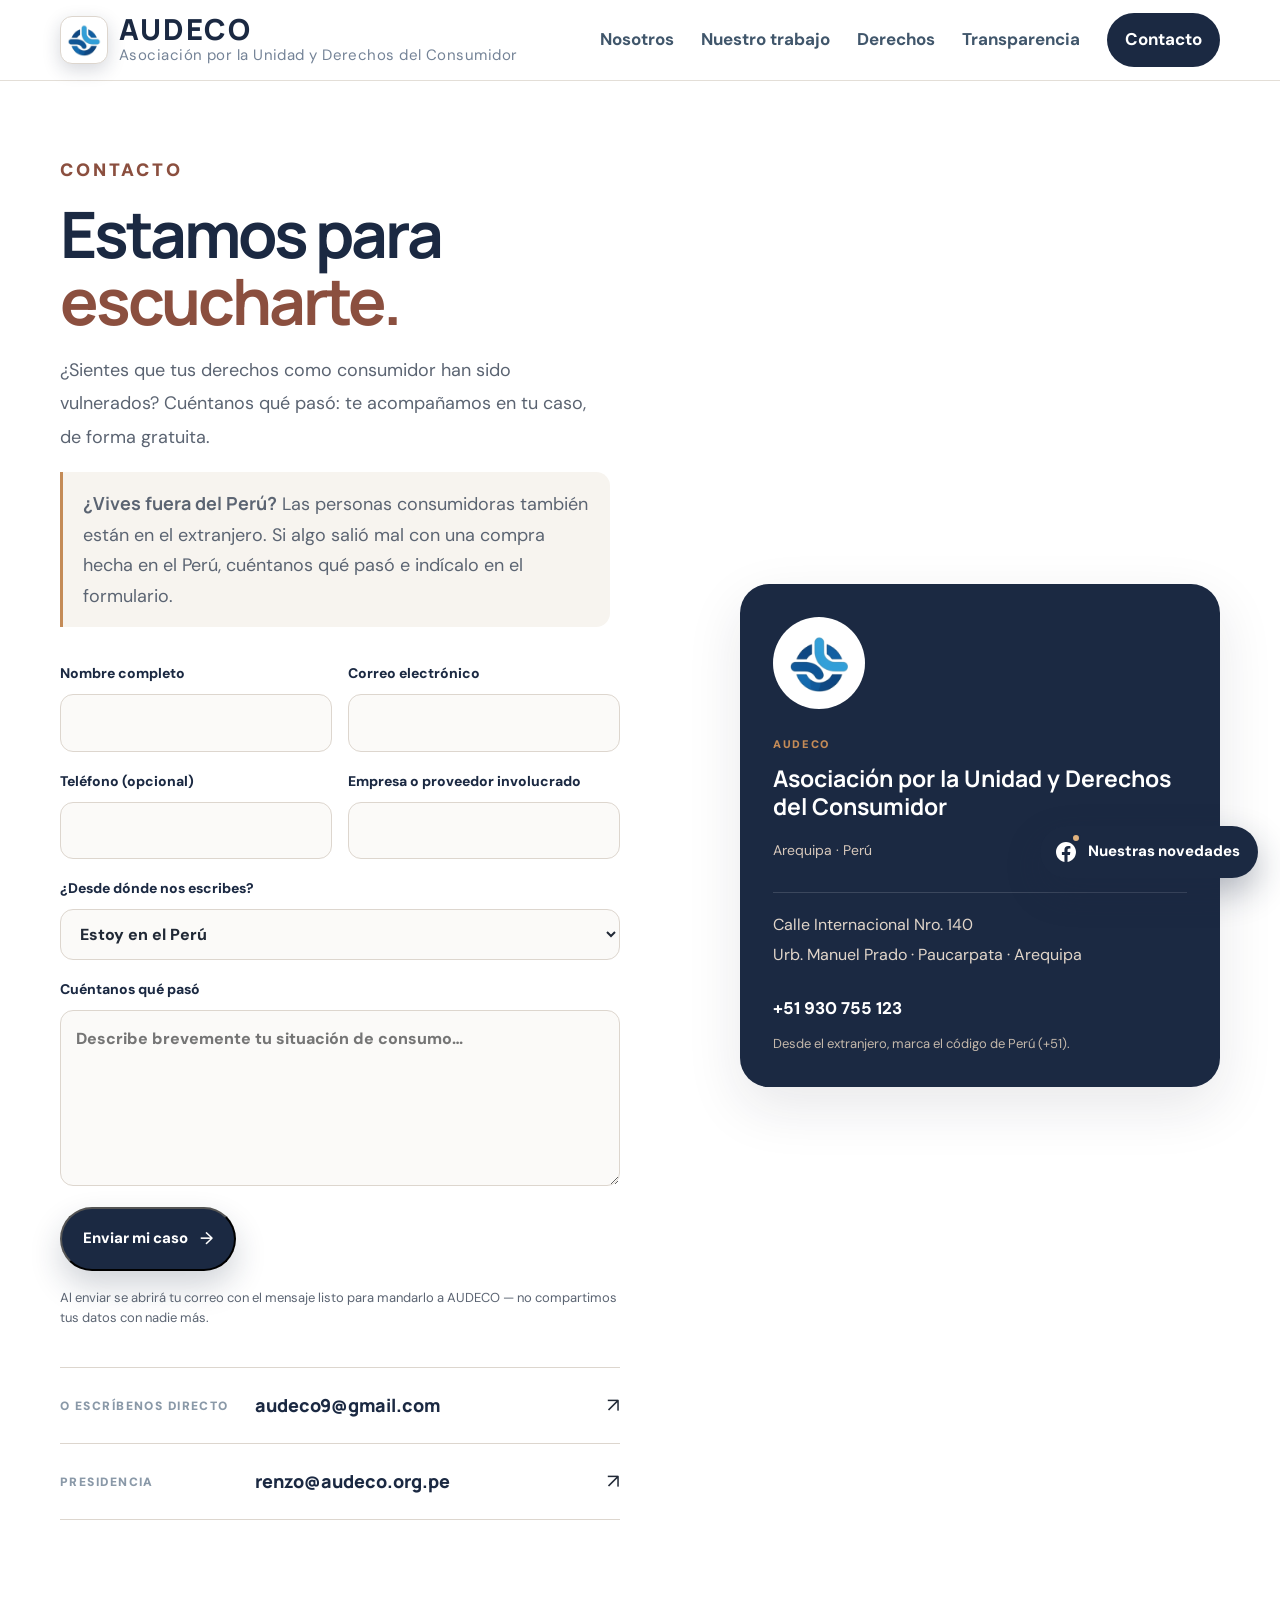
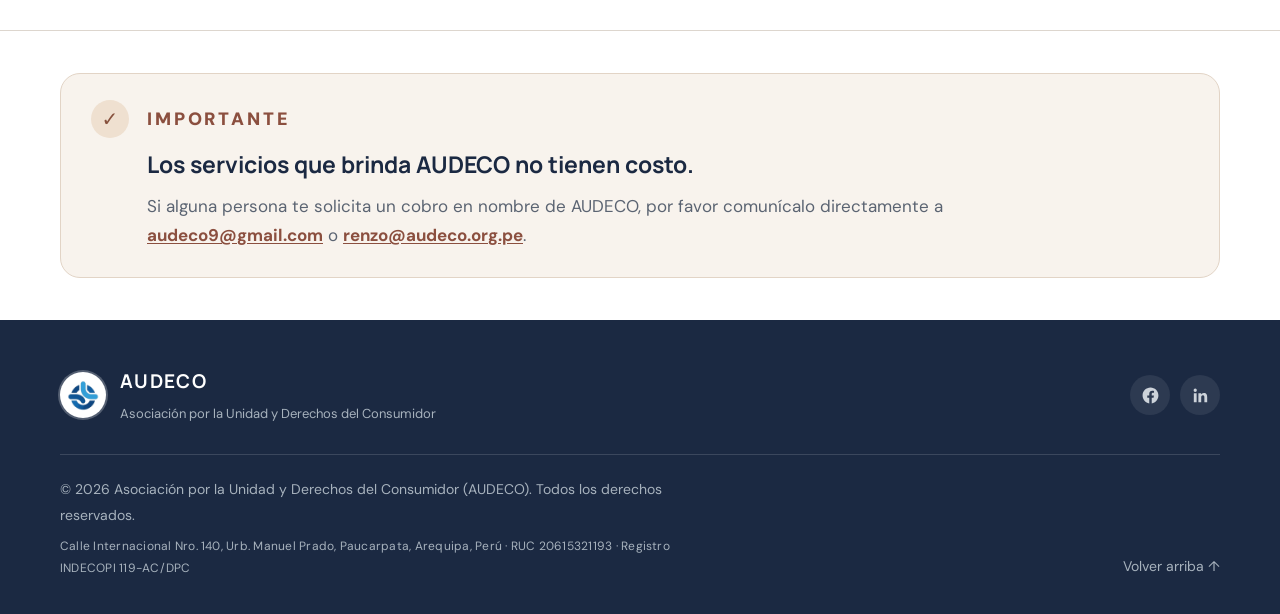
<file: contacto.html>
<!DOCTYPE html>
<html lang="es">
<head>
  <meta charset="UTF-8">
  <meta name="viewport" content="width=device-width, initial-scale=1.0">
  <meta name="description" content="Contacta a AUDECO. Te acompañamos gratis si tus derechos como consumidor fueron vulnerados, ya sea que estés en el Perú o en el extranjero.">
  <meta name="theme-color" content="#1b2942">
  <link rel="icon" href="favicon.ico" sizes="any">
  <link rel="icon" href="favicon-512.png" type="image/png" sizes="512x512">
  <link rel="apple-touch-icon" href="apple-touch-icon.png">
  <title>Asociación por la Unidad y Derechos del Consumidor AUDECO</title>
  <script type="application/ld+json">
  {
    "@context": "https://schema.org",
    "@type": "NGO",
    "name": "Asociación por la Unidad y Derechos del Consumidor",
    "alternateName": "AUDECO",
    "url": "https://audeco.org.pe/",
    "logo": "https://audeco.org.pe/logo-audeco-crop.jpg",
    "taxID": "20615321193",
    "identifier": "119-AC/DPC",
    "foundingDate": "2025-10-03",
    "email": "audeco9@gmail.com",
    "telephone": "+51930755123",
    "address": {
      "@type": "PostalAddress",
      "streetAddress": "Calle Internacional Nro. 140, Urb. Manuel Prado",
      "addressLocality": "Paucarpata, Arequipa",
      "addressCountry": "PE"
    },
    "sameAs": [
      "https://www.facebook.com/AudecoPe",
      "https://www.linkedin.com/company/audecoperu/"
    ],
    "description": "Asociación civil sin fines de lucro reconocida por INDECOPI (Registro Oficial de Asociaciones de Consumidores N.º 119-AC/DPC), dedicada a informar, representar y defender los derechos de las personas consumidoras en todo el Perú."
  }
  </script>
  <link rel="preconnect" href="https://fonts.googleapis.com">
  <link rel="preconnect" href="https://fonts.gstatic.com" crossorigin>
  <link href="https://fonts.googleapis.com/css2?family=DM+Sans:wght@400;500;600;700&family=Manrope:wght@600;700;800&display=swap" rel="stylesheet">
  <link rel="stylesheet" href="style.css?v=6">
</head>
<body>
  <div class="progress" id="progress"></div>

  <header class="site-header" id="top">
    <div class="container nav-wrap">
      <a class="brand" href="index.html" aria-label="AUDECO, inicio">
        <img class="brand-logo" src="logo-audeco.png?v=5" alt="" width="48" height="48">
        <div class="brand-text"><strong>AUDECO</strong><span>Asociación por la Unidad y Derechos del Consumidor</span></div>
      </a>

      <button class="menu-toggle" aria-label="Abrir menú" aria-expanded="false" aria-controls="main-nav">
        <span></span><span></span><span></span>
      </button>

      <nav class="main-nav" id="main-nav" aria-label="Navegación principal">
        <a href="nosotros.html">Nosotros</a>
        <a href="servicios.html">Nuestro trabajo</a>
        <a href="derechos.html">Derechos</a>
        <a href="transparencia.html">Transparencia</a>
        <a href="contacto.html" class="nav-cta">Contacto</a>
      </nav>
    </div>
  </header>

  <main>
    <section class="section contact" style="padding-top:70px">
      <div class="container contact-grid">
        <div class="contact-copy reveal">
          <span class="kicker">CONTACTO</span>
          <h2>Estamos para<br><span>escucharte.</span></h2>
          <p>¿Sientes que tus derechos como consumidor han sido vulnerados? Cuéntanos qué pasó: te acompañamos en tu caso, de forma gratuita.</p>
          <p class="abroad-note" id="desde-el-extranjero"><strong>¿Vives fuera del Perú?</strong> Las personas consumidoras también están en el extranjero. Si algo salió mal con una compra hecha en el Perú, cuéntanos qué pasó e indícalo en el formulario.</p>

          <form class="contact-form" id="contact-form">
            <div class="form-row">
              <label>Nombre completo<input type="text" name="nombre" required></label>
              <label>Correo electrónico<input type="email" name="correo" required></label>
            </div>
            <div class="form-row">
              <label>Teléfono (opcional)<input type="tel" name="telefono"></label>
              <label>Empresa o proveedor involucrado<input type="text" name="empresa"></label>
            </div>
            <label>¿Desde dónde nos escribes?
              <select name="ubicacion">
                <option value="Perú">Estoy en el Perú</option>
                <option value="Extranjero">Estoy en el extranjero (compré en el Perú)</option>
              </select>
            </label>
            <label class="country-field" id="country-field" hidden>País donde te encuentras<input type="text" name="pais" placeholder="Ej.: España, Estados Unidos, Chile…"></label>
            <label>Cuéntanos qué pasó<textarea name="mensaje" rows="5" required placeholder="Describe brevemente tu situación de consumo…"></textarea></label>
            <button type="submit" class="btn">Enviar mi caso <b>→</b></button>
            <p class="form-hint">Al enviar se abrirá tu correo con el mensaje listo para mandarlo a AUDECO — no compartimos tus datos con nadie más.</p>
          </form>

          <div class="form-fallback" id="form-fallback" hidden>
            <p><strong>¿No se abrió tu correo?</strong> Copia este mensaje y envíalo tú mismo a <a href="mailto:audeco9@gmail.com">audeco9@gmail.com</a>.</p>
            <textarea id="fallback-text" readonly rows="7"></textarea>
            <button type="button" class="outline-btn" id="fallback-copy">Copiar mensaje</button>
          </div>

          <div class="email-list">
            <a href="mailto:audeco9@gmail.com"><span>O escríbenos directo</span><strong>audeco9@gmail.com</strong> ↗</a>
            <a href="mailto:renzo@audeco.org.pe"><span>Presidencia</span><strong>renzo@audeco.org.pe</strong> ↗</a>
          </div>
        </div>
        <div class="contact-card reveal delay-1">
          <div class="contact-logo"><img src="logo-audeco.png?v=5" alt="Logo de AUDECO"></div>
          <div><span>AUDECO</span><strong>Asociación por la Unidad y Derechos del Consumidor</strong><small>Arequipa · Perú</small></div>
          <div class="contact-line"></div>
          <p>Calle Internacional Nro. 140<br>Urb. Manuel Prado · Paucarpata · Arequipa</p>
          <a href="tel:+51930755123" class="phone">+51 930 755 123</a>
          <small class="phone-note">Desde el extranjero, marca el código de Perú (+51).</small>
        </div>
      </div>
    </section>

    <section class="service-note" aria-label="Información sobre los servicios de AUDECO">
      <div class="container service-note-inner">
        <div class="service-note-icon">✓</div>
        <div>
          <span class="kicker">IMPORTANTE</span>
          <h3>Los servicios que brinda AUDECO no tienen costo.</h3>
          <p>Si alguna persona te solicita un cobro en nombre de AUDECO, por favor comunícalo directamente a <a href="mailto:audeco9@gmail.com">audeco9@gmail.com</a> o <a href="mailto:renzo@audeco.org.pe">renzo@audeco.org.pe</a>.</p>
        </div>
      </div>
    </section>
  </main>

  <footer>
    <div class="container footer-top">
      <div class="footer-brand">
        <img class="footer-mark" src="logo-audeco.png?v=5" alt="" width="46" height="46">
        <div><strong>AUDECO</strong><span>Asociación por la Unidad y Derechos del Consumidor</span></div>
      </div>
      <div class="social-links" aria-label="Redes sociales de AUDECO">
        <a href="https://www.facebook.com/AudecoPe" target="_blank" rel="noopener noreferrer" aria-label="AUDECO en Facebook">
          <svg viewBox="0 0 24 24" aria-hidden="true"><path d="M22 12.06C22 6.51 17.52 2 12 2S2 6.51 2 12.06c0 5.02 3.66 9.18 8.44 9.94v-7.03H7.9v-2.91h2.54V9.85c0-2.5 1.49-3.89 3.77-3.89 1.09 0 2.23.2 2.23.2v2.46h-1.26c-1.24 0-1.63.77-1.63 1.56v1.88h2.78l-.44 2.91h-2.34V22c4.78-.76 8.44-4.92 8.44-9.94Z"/></svg>
        </a>
        <a href="https://www.linkedin.com/company/audecoperu/" target="_blank" rel="noopener noreferrer" aria-label="AUDECO en LinkedIn">
          <svg viewBox="0 0 24 24" aria-hidden="true"><path d="M20.45 20.45h-3.56v-5.57c0-1.33-.02-3.04-1.85-3.04-1.86 0-2.15 1.45-2.15 2.94v5.67H9.34V9h3.41v1.56h.05c.48-.9 1.64-1.85 3.37-1.85 3.6 0 4.27 2.37 4.27 5.45v6.29ZM5.34 7.43a2.06 2.06 0 1 1 0-4.12 2.06 2.06 0 0 1 0 4.12ZM7.12 20.45H3.56V9h3.56v11.45Z"/></svg>
        </a>
      </div>
    </div>
    <div class="container footer-bottom">
      <div class="footer-legal">
        <p>© <span id="year"></span> Asociación por la Unidad y Derechos del Consumidor (AUDECO). Todos los derechos reservados.</p>
        <p class="footer-address">Calle Internacional Nro. 140, Urb. Manuel Prado, Paucarpata, Arequipa, Perú · RUC 20615321193 · Registro INDECOPI 119-AC/DPC</p>
      </div>
      <div class="footer-meta">
        <a href="#top">Volver arriba ↑</a>
      </div>
    </div>
  </footer>
  <script src="script.js?v=6"></script>
</body>
</html>
</file>
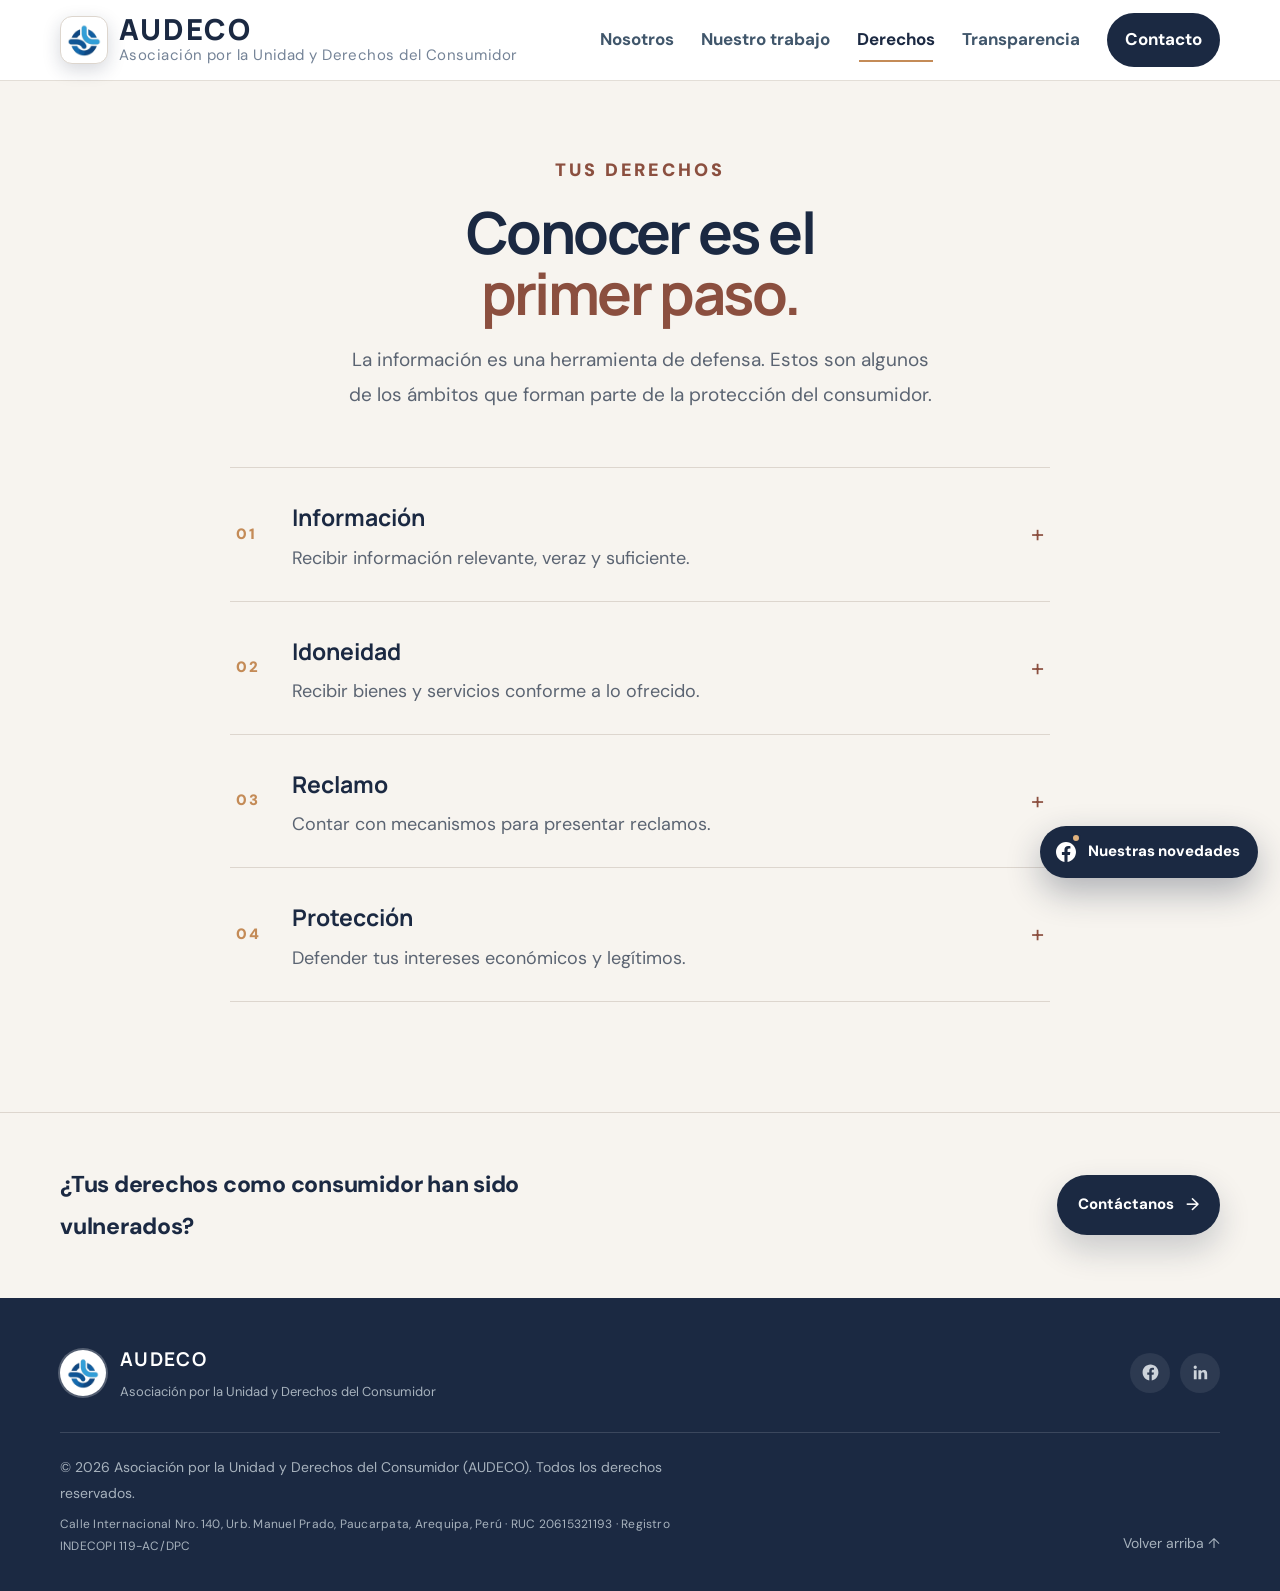
<file: derechos.html>
<!DOCTYPE html>
<html lang="es">
<head>
  <meta charset="UTF-8">
  <meta name="viewport" content="width=device-width, initial-scale=1.0">
  <meta name="description" content="Conoce tus derechos como persona consumidora: información, idoneidad, reclamo y protección. Una guía sencilla de AUDECO, asociación sin fines de lucro.">
  <meta name="theme-color" content="#1b2942">
  <link rel="icon" href="favicon.ico" sizes="any">
  <link rel="icon" href="favicon-512.png" type="image/png" sizes="512x512">
  <link rel="apple-touch-icon" href="apple-touch-icon.png">
  <title>Asociación por la Unidad y Derechos del Consumidor AUDECO</title>
  <script type="application/ld+json">
  {
    "@context": "https://schema.org",
    "@type": "NGO",
    "name": "Asociación por la Unidad y Derechos del Consumidor",
    "alternateName": "AUDECO",
    "url": "https://audeco.org.pe/",
    "logo": "https://audeco.org.pe/logo-audeco-crop.jpg",
    "taxID": "20615321193",
    "identifier": "119-AC/DPC",
    "foundingDate": "2025-10-03",
    "email": "audeco9@gmail.com",
    "telephone": "+51930755123",
    "address": {
      "@type": "PostalAddress",
      "streetAddress": "Calle Internacional Nro. 140, Urb. Manuel Prado",
      "addressLocality": "Paucarpata, Arequipa",
      "addressCountry": "PE"
    },
    "sameAs": [
      "https://www.facebook.com/AudecoPe",
      "https://www.linkedin.com/company/audecoperu/"
    ],
    "description": "Asociación civil sin fines de lucro reconocida por INDECOPI (Registro Oficial de Asociaciones de Consumidores N.º 119-AC/DPC), dedicada a informar, representar y defender los derechos de las personas consumidoras en todo el Perú."
  }
  </script>
  <link rel="preconnect" href="https://fonts.googleapis.com">
  <link rel="preconnect" href="https://fonts.gstatic.com" crossorigin>
  <link href="https://fonts.googleapis.com/css2?family=DM+Sans:wght@400;500;600;700&family=Manrope:wght@600;700;800&display=swap" rel="stylesheet">
  <link rel="stylesheet" href="style.css?v=6">
</head>
<body>
  <div class="progress" id="progress"></div>

  <header class="site-header" id="top">
    <div class="container nav-wrap">
      <a class="brand" href="index.html" aria-label="AUDECO, inicio">
        <img class="brand-logo" src="logo-audeco.png?v=5" alt="" width="48" height="48">
        <div class="brand-text"><strong>AUDECO</strong><span>Asociación por la Unidad y Derechos del Consumidor</span></div>
      </a>

      <button class="menu-toggle" aria-label="Abrir menú" aria-expanded="false" aria-controls="main-nav">
        <span></span><span></span><span></span>
      </button>

      <nav class="main-nav" id="main-nav" aria-label="Navegación principal">
        <a href="nosotros.html">Nosotros</a>
        <a href="servicios.html">Nuestro trabajo</a>
        <a href="derechos.html" class="active">Derechos</a>
        <a href="transparencia.html">Transparencia</a>
        <a href="contacto.html" class="nav-cta">Contacto</a>
      </nav>
    </div>
  </header>

  <main>
    <section class="section rights-section" style="padding-top:70px">
      <div class="container">
        <div class="center-heading reveal"><span class="kicker">TUS DERECHOS</span><h2>Conocer es el<br><span>primer paso.</span></h2><p>La información es una herramienta de defensa. Estos son algunos de los ámbitos que forman parte de la protección del consumidor.</p></div>
        <div class="rights-list reveal">
          <button class="right-row" data-modal="informacion"><span class="right-index">01</span><span class="right-copy"><strong>Información</strong><small>Recibir información relevante, veraz y suficiente.</small></span><b>+</b></button>
          <button class="right-row" data-modal="idoneidad"><span class="right-index">02</span><span class="right-copy"><strong>Idoneidad</strong><small>Recibir bienes y servicios conforme a lo ofrecido.</small></span><b>+</b></button>
          <button class="right-row" data-modal="reclamo"><span class="right-index">03</span><span class="right-copy"><strong>Reclamo</strong><small>Contar con mecanismos para presentar reclamos.</small></span><b>+</b></button>
          <button class="right-row" data-modal="intereses"><span class="right-index">04</span><span class="right-copy"><strong>Protección</strong><small>Defender tus intereses económicos y legítimos.</small></span><b>+</b></button>
        </div>
      </div>
    </section>

    <section class="mini-cta">
      <div class="container mini-cta-inner">
        <p>¿Tus derechos como consumidor han sido vulnerados?</p>
        <a href="contacto.html" class="btn">Contáctanos <b>→</b></a>
      </div>
    </section>

  </main>

  <div class="modal" id="info-modal" aria-hidden="true" role="dialog" aria-modal="true">
    <div class="modal-backdrop" data-close></div>
    <div class="modal-box">
      <button class="modal-close" data-close aria-label="Cerrar">×</button>
      <span class="kicker">DERECHOS DEL CONSUMIDOR</span>
      <h3 id="modal-title">Información</h3>
      <p id="modal-text"></p>
      <p class="modal-note">Esta información es orientativa. Para conocer el alcance completo de tus derechos, consulta la normativa de protección al consumidor aplicable.</p>
    </div>
  </div>

  <footer>
    <div class="container footer-top">
      <div class="footer-brand">
        <img class="footer-mark" src="logo-audeco.png?v=5" alt="" width="46" height="46">
        <div><strong>AUDECO</strong><span>Asociación por la Unidad y Derechos del Consumidor</span></div>
      </div>
      <div class="social-links" aria-label="Redes sociales de AUDECO">
        <a href="https://www.facebook.com/AudecoPe" target="_blank" rel="noopener noreferrer" aria-label="AUDECO en Facebook">
          <svg viewBox="0 0 24 24" aria-hidden="true"><path d="M22 12.06C22 6.51 17.52 2 12 2S2 6.51 2 12.06c0 5.02 3.66 9.18 8.44 9.94v-7.03H7.9v-2.91h2.54V9.85c0-2.5 1.49-3.89 3.77-3.89 1.09 0 2.23.2 2.23.2v2.46h-1.26c-1.24 0-1.63.77-1.63 1.56v1.88h2.78l-.44 2.91h-2.34V22c4.78-.76 8.44-4.92 8.44-9.94Z"/></svg>
        </a>
        <a href="https://www.linkedin.com/company/audecoperu/" target="_blank" rel="noopener noreferrer" aria-label="AUDECO en LinkedIn">
          <svg viewBox="0 0 24 24" aria-hidden="true"><path d="M20.45 20.45h-3.56v-5.57c0-1.33-.02-3.04-1.85-3.04-1.86 0-2.15 1.45-2.15 2.94v5.67H9.34V9h3.41v1.56h.05c.48-.9 1.64-1.85 3.37-1.85 3.6 0 4.27 2.37 4.27 5.45v6.29ZM5.34 7.43a2.06 2.06 0 1 1 0-4.12 2.06 2.06 0 0 1 0 4.12ZM7.12 20.45H3.56V9h3.56v11.45Z"/></svg>
        </a>
      </div>
    </div>
    <div class="container footer-bottom">
      <div class="footer-legal">
        <p>© <span id="year"></span> Asociación por la Unidad y Derechos del Consumidor (AUDECO). Todos los derechos reservados.</p>
        <p class="footer-address">Calle Internacional Nro. 140, Urb. Manuel Prado, Paucarpata, Arequipa, Perú · RUC 20615321193 · Registro INDECOPI 119-AC/DPC</p>
      </div>
      <div class="footer-meta">
        <a href="#top">Volver arriba ↑</a>
      </div>
    </div>
  </footer>
  <script src="script.js?v=6"></script>
</body>
</html>
</file>
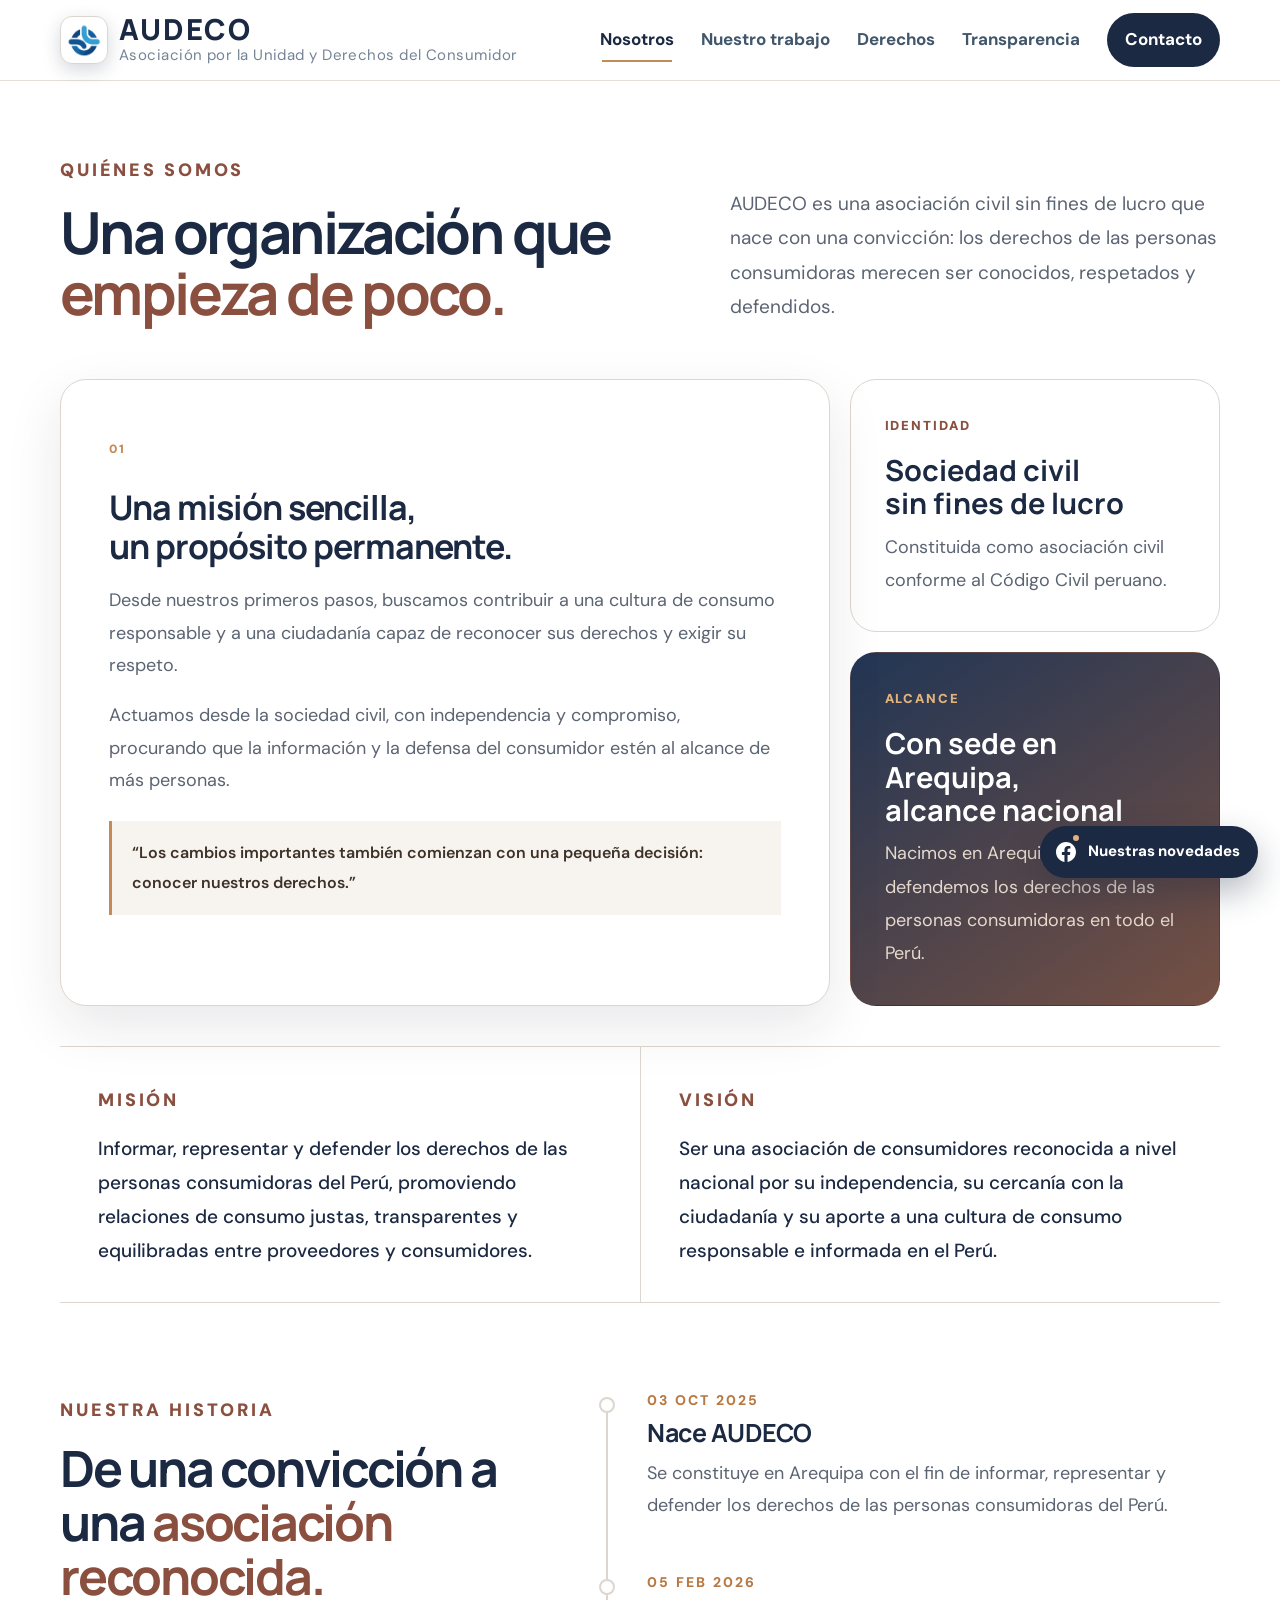
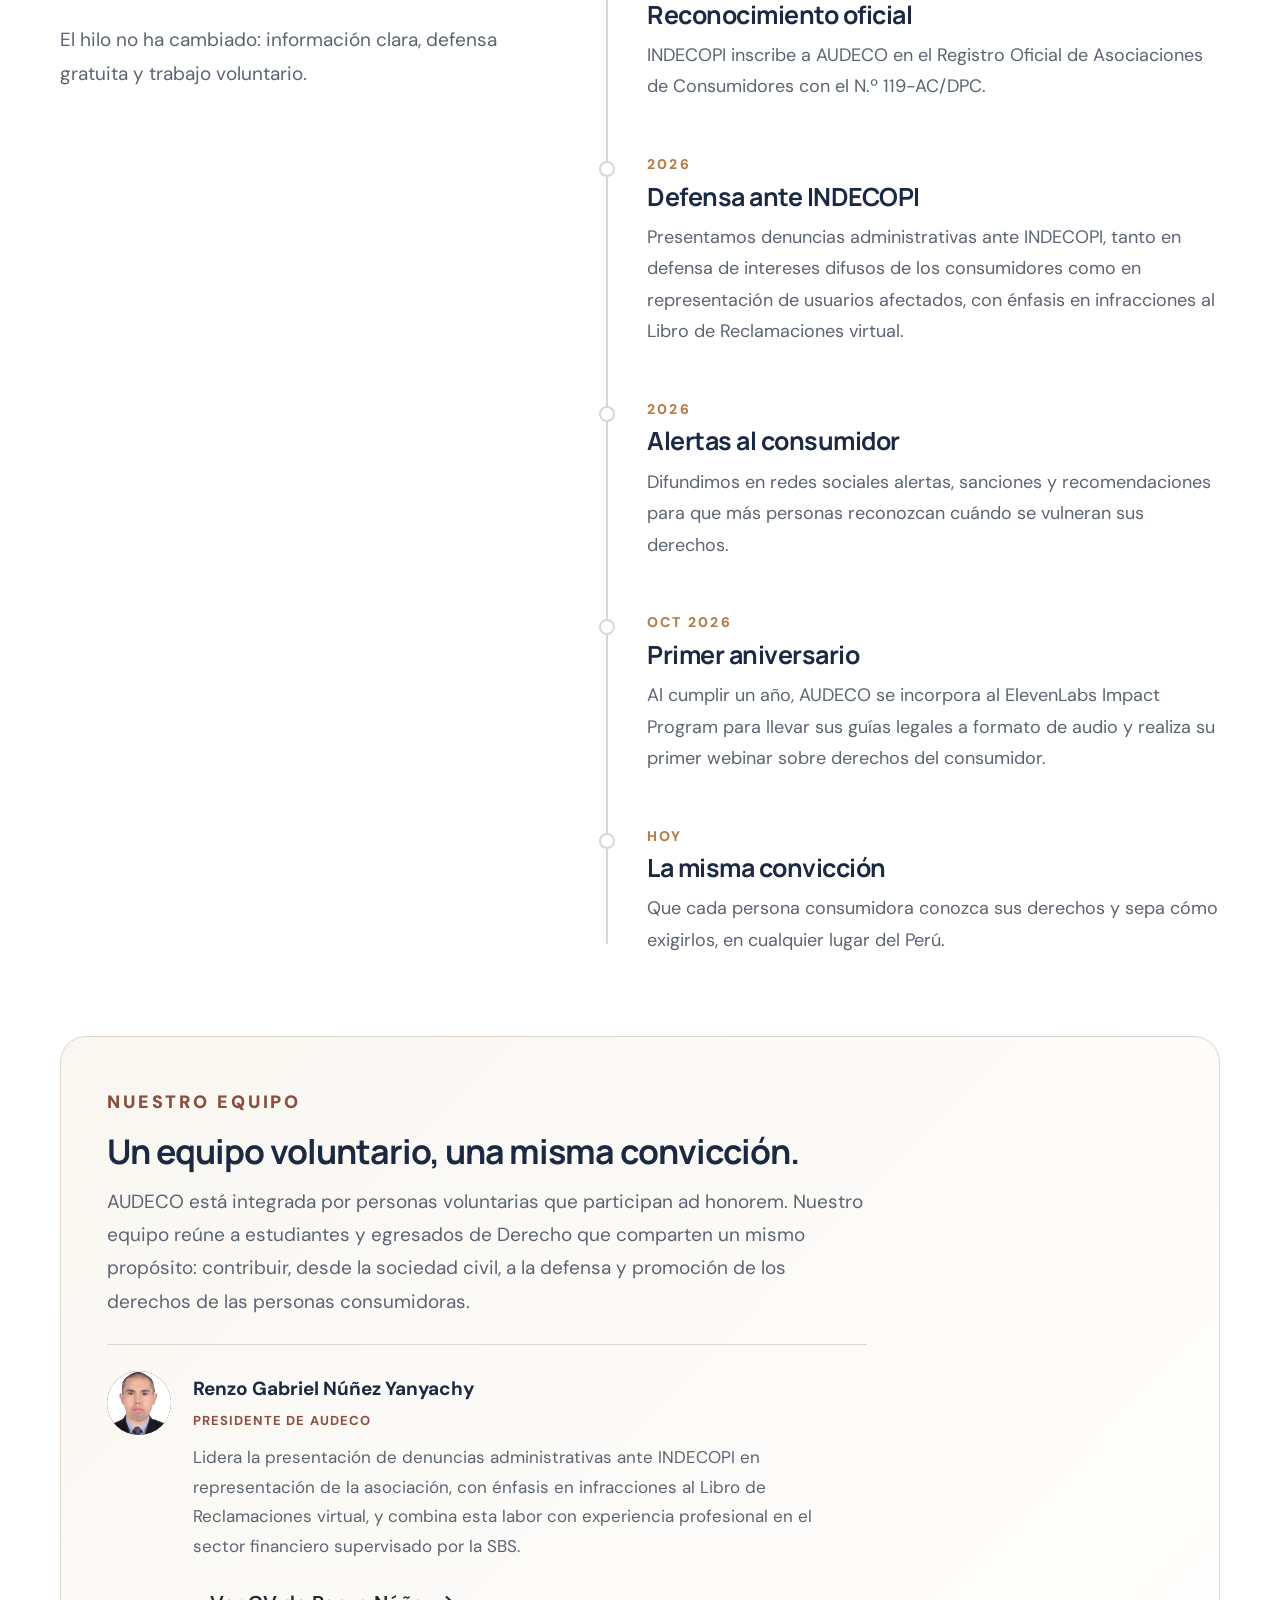
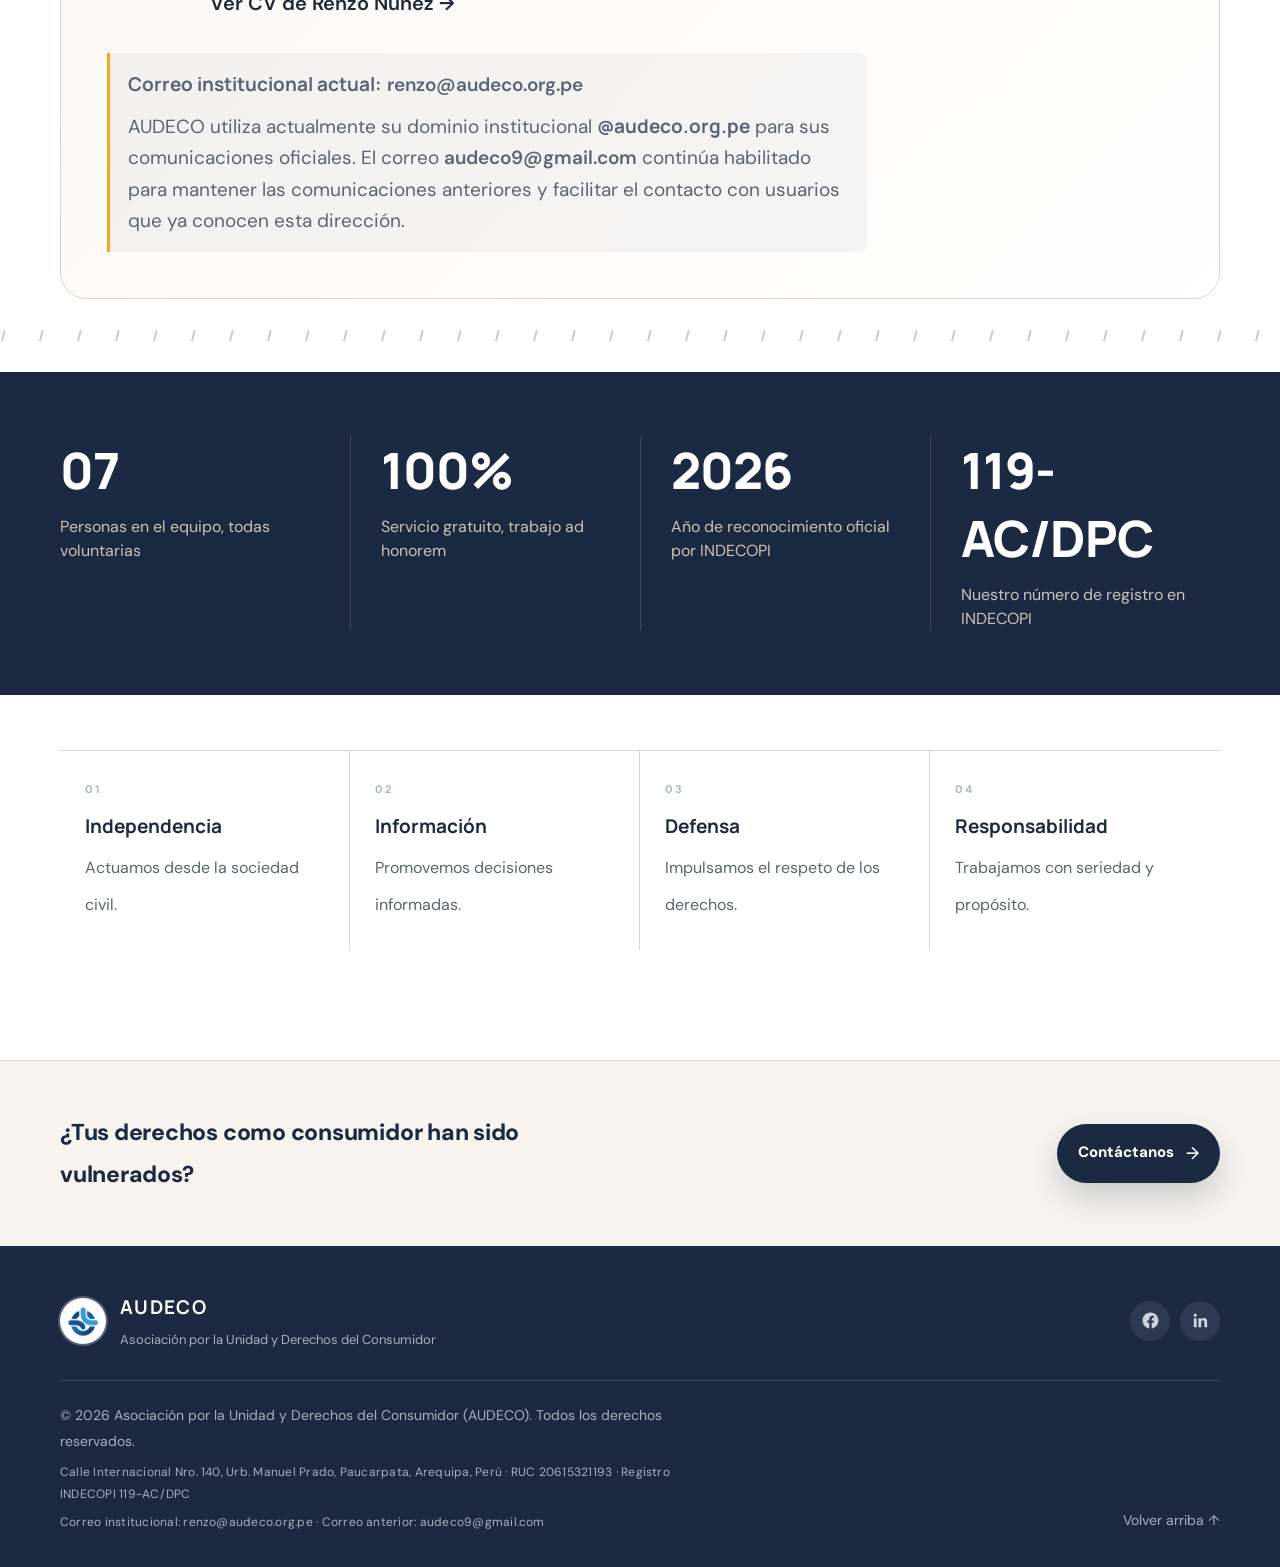
<file: nosotros.html>
<!DOCTYPE html>
<html lang="es">
<head>
  <meta charset="UTF-8">
  <meta name="viewport" content="width=device-width, initial-scale=1.0">

  <meta name="description" content="Conoce a AUDECO, su misión, visión, equipo y compromiso con la defensa de los derechos de las personas consumidoras en el Perú.">

  <meta name="theme-color" content="#1b2942">

  <link rel="icon" href="favicon.ico" sizes="any">
  <link rel="icon" href="favicon-512.png" type="image/png" sizes="512x512">
  <link rel="apple-touch-icon" href="apple-touch-icon.png">

  <title>Nosotros | AUDECO – Asociación por la Unidad y Derechos del Consumidor</title>

  <!-- Datos estructurados de AUDECO -->
  <script type="application/ld+json">
  {
    "@context": "https://schema.org",
    "@type": "NGO",
    "name": "Asociación por la Unidad y Derechos del Consumidor",
    "alternateName": "AUDECO",
    "url": "https://audeco.org.pe/",
    "logo": "https://audeco.org.pe/logo-audeco-crop.jpg",
    "taxID": "20615321193",
    "identifier": "119-AC/DPC",
    "foundingDate": "2025-10-03",
    "email": "renzo@audeco.org.pe",
    "telephone": "+51930755123",
    "address": {
      "@type": "PostalAddress",
      "streetAddress": "Calle Internacional Nro. 140, Urb. Manuel Prado",
      "addressLocality": "Paucarpata, Arequipa",
      "addressCountry": "PE"
    },
    "sameAs": [
      "https://www.facebook.com/AudecoPe",
      "https://www.linkedin.com/company/audecoperu/"
    ],
    "description": "Asociación civil sin fines de lucro reconocida por INDECOPI (Registro Oficial de Asociaciones de Consumidores N.º 119-AC/DPC), dedicada a informar, representar y defender los derechos de las personas consumidoras en todo el Perú."
  }
  </script>

  <!-- Tipografías -->
  <link rel="preconnect" href="https://fonts.googleapis.com">
  <link rel="preconnect" href="https://fonts.gstatic.com" crossorigin>
  <link href="https://fonts.googleapis.com/css2?family=DM+Sans:wght@400;500;600;700&family=Manrope:wght@600;700;800&display=swap" rel="stylesheet">

  <!-- Hoja de estilos principal -->
  <link rel="stylesheet" href="style.css?v=6">

  <!-- Estilos específicos de esta página -->
  <style>

    /* =========================================================
       FOTOGRAFÍA DEL PRESIDENTE
       ========================================================= */

    .president-photo-wrapper {
      overflow: hidden;
      padding: 0 !important;
      display: flex;
      align-items: center;
      justify-content: center;
    }

    .president-photo {
      width: 100%;
      height: 100%;
      object-fit: cover;
      object-position: center top;
      display: block;
    }


    /* =========================================================
       LÍNEA DE TIEMPO · NUESTRA HISTORIA
       ========================================================= */

    .history-section {
      display: grid;
      grid-template-columns: minmax(0, .85fr) minmax(0, 1.15fr);
      gap: 80px;
      align-items: start;
      margin: 5.5rem 0 5rem;
    }

    .history-intro {
      position: sticky;
      top: 120px;
    }

    .history-intro h3 {
      font-size: clamp(34px, 4vw, 50px);
      line-height: 1.08;
      letter-spacing: -.045em;
      margin: 13px 0 20px;
      color: var(--navy);
    }

    .history-intro h3 span {
      color: var(--blue);
    }

    .history-intro p {
      margin: 0;
      color: var(--muted);
      font-size: 19px;
      line-height: 1.75;
      max-width: 440px;
    }

    .timeline {
      list-style: none;
      margin: 0;
      padding: 0;
      position: relative;
    }

    /* Riel gris y relleno terracota que avanza con el scroll */
    .timeline::before,
    .timeline::after {
      content: "";
      position: absolute;
      left: 7px;
      top: 12px;
      width: 2px;
      border-radius: 2px;
    }

    .timeline::before {
      bottom: 12px;
      background: var(--line);
    }

    .timeline::after {
      height: var(--fill, 0px);
      background: linear-gradient(180deg, var(--gold), var(--blue));
      transition: height .25s linear;
    }

    .tl-item {
      position: relative;
      padding: 0 0 52px 48px;
    }

    .tl-item:last-child {
      padding-bottom: 0;
    }

    .tl-item::before {
      content: "";
      position: absolute;
      left: 0;
      top: 6px;
      width: 16px;
      height: 16px;
      border-radius: 50%;
      background: #fff;
      border: 2px solid var(--line);
      box-sizing: border-box;
      transition: background .3s ease, border-color .3s ease, box-shadow .3s ease;
    }

    .tl-item.is-active::before {
      background: var(--blue);
      border-color: var(--blue);
      box-shadow: 0 0 0 5px rgba(139, 79, 63, .14);
    }

    .tl-item time {
      display: block;
      font-size: 14px;
      font-weight: 800;
      letter-spacing: .16em;
      text-transform: uppercase;
      color: var(--gold);
      line-height: 1.4;
    }

    .tl-item h4 {
      margin: 6px 0 10px;
      font-family: "Manrope", sans-serif;
      font-size: 25px;
      line-height: 1.25;
      letter-spacing: -.02em;
      color: var(--navy);
    }

    .tl-item p {
      margin: 0;
      font-size: 18px;
      line-height: 1.75;
      color: var(--muted);
      max-width: 620px;
    }

    @media (prefers-reduced-motion: reduce) {
      .timeline::after,
      .tl-item::before {
        transition: none;
      }
    }


    /* =========================================================
       BOTÓN PARA CV
       ========================================================= */

    .cv-button {
      display: inline-flex;
      align-items: center;
      justify-content: center;
      gap: 0.45rem;
      margin-top: 0.7rem;
      padding: 0.72rem 1.05rem;
      border-radius: 8px;
      text-decoration: none;
      font-weight: 600;
      transition: transform 0.2s ease, opacity 0.2s ease;
    }

    .cv-button:hover {
      transform: translateY(-2px);
      opacity: 0.88;
    }


    /* =========================================================
       CORREOS INSTITUCIONALES
       ========================================================= */

    .email-transition {
      margin-top: 1.25rem;
      padding: 1rem 1.1rem;
      border-left: 3px solid #f5a623;
      background: rgba(27, 41, 66, 0.04);
      border-radius: 0 8px 8px 0;
    }

    .email-transition p {
      margin: 0 0 0.65rem;
      line-height: 1.65;
    }

    .email-transition p:last-child {
      margin-bottom: 0;
    }

    .email-transition a {
      font-weight: 600;
    }


    /* =========================================================
       RESPONSIVE
       ========================================================= */

    @media (max-width: 800px) {

      .history-section {
        grid-template-columns: 1fr;
        gap: 40px;
        margin: 4rem 0 3.5rem;
      }

      .history-intro {
        position: static;
      }

      .tl-item {
        padding: 0 0 40px 40px;
      }

      .tl-item h4 {
        font-size: 22px;
      }

      .tl-item p {
        font-size: 17px;
      }

      .president-photo-wrapper {
        width: 100%;
      }
    }

  </style>
</head>


<body>

  <div class="progress" id="progress"></div>


  <!-- =======================================================
       HEADER
       ======================================================= -->

  <header class="site-header" id="top">

    <div class="container nav-wrap">

      <a class="brand" href="index.html" aria-label="AUDECO, inicio">

        <img class="brand-logo" src="logo-audeco.png?v=5" alt="" width="48" height="48">

        <div class="brand-text">
          <strong>AUDECO</strong>
          <span>Asociación por la Unidad y Derechos del Consumidor</span>
        </div>

      </a>


      <button
        class="menu-toggle"
        aria-label="Abrir menú"
        aria-expanded="false"
        aria-controls="main-nav">

        <span></span>
        <span></span>
        <span></span>

      </button>


      <nav class="main-nav" id="main-nav" aria-label="Navegación principal">

        <a href="nosotros.html" class="active">Nosotros</a>

        <a href="servicios.html">Nuestro trabajo</a>

        <a href="derechos.html">Derechos</a>

        <a href="transparencia.html">Transparencia</a>

        <a href="contacto.html" class="nav-cta">Contacto</a>

      </nav>

    </div>

  </header>


  <!-- =======================================================
       CONTENIDO PRINCIPAL
       ======================================================= -->

  <main>


    <!-- =====================================================
         QUIÉNES SOMOS
         ===================================================== -->

    <section class="section" style="padding-top:70px">

      <div class="container">

        <div class="section-heading reveal">

          <div>

            <span class="kicker">QUIÉNES SOMOS</span>

            <h2>
              Una organización que<br>
              <span>empieza de poco.</span>
            </h2>

          </div>

          <p>
            AUDECO es una asociación civil sin fines de lucro que nace con
            una convicción: los derechos de las personas consumidoras merecen
            ser conocidos, respetados y defendidos.
          </p>

        </div>


        <!-- =================================================
             HISTORIA
             ================================================= -->

        <div class="story-grid">

          <article class="story-card main-story reveal">

            <span class="story-number">01</span>

            <h3>
              Una misión sencilla,<br>
              un propósito permanente.
            </h3>

            <p>
              Desde nuestros primeros pasos, buscamos contribuir a una cultura
              de consumo responsable y a una ciudadanía capaz de reconocer sus
              derechos y exigir su respeto.
            </p>

            <p>
              Actuamos desde la sociedad civil, con independencia y compromiso,
              procurando que la información y la defensa del consumidor estén
              al alcance de más personas.
            </p>

            <div class="quote">
              “Los cambios importantes también comienzan con una pequeña
              decisión: conocer nuestros derechos.”
            </div>

          </article>


          <div class="mini-stack reveal delay-1">

            <article class="mini-card">

              <span>IDENTIDAD</span>

              <strong>
                Sociedad civil<br>
                sin fines de lucro
              </strong>

              <p>
                Constituida como asociación civil conforme al Código Civil peruano.
              </p>

            </article>


            <article class="mini-card accent">

              <span>ALCANCE</span>

              <strong>
                Con sede en Arequipa,<br>
                alcance nacional
              </strong>

              <p>
                Nacimos en Arequipa y defendemos los derechos de las personas
                consumidoras en todo el Perú.
              </p>

            </article>

          </div>

        </div>


        <!-- =================================================
             MISIÓN Y VISIÓN
             ================================================= -->

        <div class="mission-vision reveal">

          <div class="mv-card">

            <span class="kicker">MISIÓN</span>

            <p>
              Informar, representar y defender los derechos de las personas
              consumidoras del Perú, promoviendo relaciones de consumo justas,
              transparentes y equilibradas entre proveedores y consumidores.
            </p>

          </div>


          <div class="mv-card">

            <span class="kicker">VISIÓN</span>

            <p>
              Ser una asociación de consumidores reconocida a nivel nacional
              por su independencia, su cercanía con la ciudadanía y su aporte
              a una cultura de consumo responsable e informada en el Perú.
            </p>

          </div>

        </div>


        <!-- =================================================
             NUESTRA HISTORIA · LÍNEA DE TIEMPO
             ================================================= -->

        <section class="history-section reveal" aria-labelledby="historia-title">

          <div class="history-intro">

            <span class="kicker">NUESTRA HISTORIA</span>

            <h3 id="historia-title">
              De una convicción a una
              <span>asociación reconocida.</span>
            </h3>

            <p>
              El hilo no ha cambiado: información clara, defensa gratuita y
              trabajo voluntario.
            </p>

          </div>


          <ol class="timeline">

            <li class="tl-item">
              <time datetime="2025-10-03">03 oct 2025</time>
              <h4>Nace AUDECO</h4>
              <p>
                Se constituye en Arequipa con el fin de informar, representar y
                defender los derechos de las personas consumidoras del Perú.
              </p>
            </li>

            <li class="tl-item">
              <time datetime="2026-02-05">05 feb 2026</time>
              <h4>Reconocimiento oficial</h4>
              <p>
                INDECOPI inscribe a AUDECO en el Registro Oficial de
                Asociaciones de Consumidores con el N.º 119-AC/DPC.
              </p>
            </li>

            <li class="tl-item">
              <time datetime="2026">2026</time>
              <h4>Defensa ante INDECOPI</h4>
              <p>
                Presentamos denuncias administrativas ante INDECOPI, tanto en
                defensa de intereses difusos de los consumidores como en
                representación de usuarios afectados, con énfasis en
                infracciones al Libro de Reclamaciones virtual.
              </p>
            </li>

            <li class="tl-item">
              <time datetime="2026">2026</time>
              <h4>Alertas al consumidor</h4>
              <p>
                Difundimos en redes sociales alertas, sanciones y
                recomendaciones para que más personas reconozcan cuándo se
                vulneran sus derechos.
              </p>
            </li>

            <li class="tl-item">
              <time datetime="2026-10">Oct 2026</time>
              <h4>Primer aniversario</h4>
              <p>
                Al cumplir un año, AUDECO se incorpora al ElevenLabs Impact
                Program para llevar sus guías legales a formato de audio y
                realiza su primer webinar sobre derechos del consumidor.
              </p>
            </li>

            <li class="tl-item">
              <time>Hoy</time>
              <h4>La misma convicción</h4>
              <p>
                Que cada persona consumidora conozca sus derechos y sepa cómo
                exigirlos, en cualquier lugar del Perú.
              </p>
            </li>

          </ol>

        </section>


        <!-- =================================================
             EQUIPO
             ================================================= -->

        <div class="team-section reveal" aria-labelledby="equipo-title">

          <div class="team-heading">

            <span class="kicker">NUESTRO EQUIPO</span>

            <h3 id="equipo-title">
              Un equipo voluntario, una misma convicción.
            </h3>

            <p>
              AUDECO está integrada por personas voluntarias que participan
              ad honorem. Nuestro equipo reúne a estudiantes y egresados de
              Derecho que comparten un mismo propósito: contribuir, desde la
              sociedad civil, a la defensa y
              promoción de los derechos de las personas consumidoras.
            </p>


            <!-- =============================================
                 PRESIDENTE
                 ============================================= -->

            <div class="president-card">


              <div class="president-avatar president-photo-wrapper">

                <img
                  src="renzo-nunez.jpg"
                  alt="Renzo Gabriel Núñez Yanyachy, Presidente de AUDECO"
                  class="president-photo"
                  loading="lazy"
                >

              </div>


              <div>

                <h4>
                  Renzo Gabriel Núñez Yanyachy
                  <span>Presidente de AUDECO</span>
                </h4>

                <p>
                  Lidera la presentación de denuncias administrativas ante INDECOPI
                  en representación de la asociación, con énfasis en
                  infracciones al Libro de Reclamaciones virtual, y combina
                  esta labor con experiencia profesional en el sector
                  financiero supervisado por la SBS.
                </p>


                <!-- CV -->

                <a
                  href="cv-renzo-nunez.pdf"
                  target="_blank"
                  rel="noopener noreferrer"
                  class="cv-button">

                  Ver CV de Renzo Núñez →
                  
                </a>

              </div>

            </div>


            <!-- =============================================
                 CORREOS
                 ============================================= -->

            <div class="email-transition">

              <p>
                <strong>Correo institucional actual:</strong>
                <a href="mailto:renzo@audeco.org.pe">
                  renzo@audeco.org.pe
                </a>
              </p>

              <p>
                AUDECO utiliza actualmente su dominio institucional
                <strong>@audeco.org.pe</strong> para sus comunicaciones
                oficiales. El correo
                <a href="mailto:audeco9@gmail.com">
                  audeco9@gmail.com
                </a>
                continúa habilitado para mantener las comunicaciones
                anteriores y facilitar el contacto con usuarios que ya conocen
                esta dirección.
              </p>

            </div>

          </div>

        </div>

      </div>


      <!-- ===================================================
           ESTADÍSTICAS
           =================================================== -->

      <div class="slash-divider" aria-hidden="true"></div>


      <div class="stats-band">

        <div class="container stats-grid">

          <div>
            <strong>07</strong>
            <span>Personas en el equipo, todas voluntarias</span>
          </div>

          <div>
            <strong>100%</strong>
            <span>Servicio gratuito, trabajo ad honorem</span>
          </div>

          <div>
            <strong>2026</strong>
            <span>Año de reconocimiento oficial por INDECOPI</span>
          </div>

          <div>
            <strong>119-AC/DPC</strong>
            <span>Nuestro número de registro en INDECOPI</span>
          </div>

        </div>

      </div>


      <!-- ===================================================
           VALORES
           =================================================== -->

      <div class="container">

        <div class="values reveal">

          <div>
            <b>01</b>
            <strong>Independencia</strong>
            <span>Actuamos desde la sociedad civil.</span>
          </div>

          <div>
            <b>02</b>
            <strong>Información</strong>
            <span>Promovemos decisiones informadas.</span>
          </div>

          <div>
            <b>03</b>
            <strong>Defensa</strong>
            <span>Impulsamos el respeto de los derechos.</span>
          </div>

          <div>
            <b>04</b>
            <strong>Responsabilidad</strong>
            <span>Trabajamos con seriedad y propósito.</span>
          </div>

        </div>

      </div>

    </section>


    <!-- =====================================================
         CTA
         ===================================================== -->

    <section class="mini-cta">

      <div class="container mini-cta-inner">

        <p>
          ¿Tus derechos como consumidor han sido vulnerados?
        </p>

        <a href="contacto.html" class="btn">
          Contáctanos <b>→</b>
        </a>

      </div>

    </section>

  </main>


  <!-- =======================================================
       FOOTER
       ======================================================= -->

  <footer>

    <div class="container footer-top">


      <div class="footer-brand">

        <img class="footer-mark" src="logo-audeco.png?v=5" alt="" width="46" height="46">

        <div>

          <strong>AUDECO</strong>

          <span>
            Asociación por la Unidad y Derechos del Consumidor
          </span>

        </div>

      </div>


      <div class="social-links" aria-label="Redes sociales de AUDECO">

        <a
          href="https://www.facebook.com/AudecoPe"
          target="_blank"
          rel="noopener noreferrer"
          aria-label="AUDECO en Facebook">

          <svg viewBox="0 0 24 24" aria-hidden="true">
            <path d="M22 12.06C22 6.51 17.52 2 12 2S2 6.51 2 12.06c0 5.02 3.66 9.18 8.44 9.94v-7.03H7.9v-2.91h2.54V9.85c0-2.5 1.49-3.89 3.77-3.89 1.09 0 2.23.2 2.23.2v2.46h-1.26c-1.24 0-1.63.77-1.63 1.56v1.88h2.78l-.44 2.91h-2.34V22c4.78-.76 8.44-4.92 8.44-9.94Z"/>
          </svg>

        </a>


        <a
          href="https://www.linkedin.com/company/audecoperu/"
          target="_blank"
          rel="noopener noreferrer"
          aria-label="AUDECO en LinkedIn">

          <svg viewBox="0 0 24 24" aria-hidden="true">
            <path d="M20.45 20.45h-3.56v-5.57c0-1.33-.02-3.04-1.85-3.04-1.86 0-2.15 1.45-2.15 2.94v5.67H9.34V9h3.41v1.56h.05c.48-.9 1.64-1.85 3.37-1.85 3.6 0 4.27 2.37 4.27 5.45v6.29ZM5.34 7.43a2.06 2.06 0 1 1 0-4.12 2.06 2.06 0 0 1 0 4.12ZM7.12 20.45H3.56V9h3.56v11.45Z"/>
          </svg>

        </a>

      </div>

    </div>


    <div class="container footer-bottom">

      <div class="footer-legal">

        <p>
          © <span id="year"></span>
          Asociación por la Unidad y Derechos del Consumidor (AUDECO).
          Todos los derechos reservados.
        </p>

        <p class="footer-address">
          Calle Internacional Nro. 140, Urb. Manuel Prado, Paucarpata,
          Arequipa, Perú · RUC 20615321193 · Registro INDECOPI 119-AC/DPC
        </p>

        <p class="footer-address">

          Correo institucional:
          <a href="mailto:renzo@audeco.org.pe">
            renzo@audeco.org.pe
          </a>

          · Correo anterior:
          <a href="mailto:audeco9@gmail.com">
            audeco9@gmail.com
          </a>

        </p>

      </div>


      <div class="footer-meta">

        <a href="#top">
          Volver arriba ↑
        </a>

      </div>

    </div>

  </footer>


  <!-- JavaScript principal -->
  <script src="script.js?v=6"></script>

  <!-- Línea de tiempo: relleno del riel y puntos activos según el scroll -->
  <script>
    (function () {
      const timeline = document.querySelector('.timeline');
      if (!timeline) return;
      const items = [...timeline.querySelectorAll('.tl-item')];

      function update() {
        const box = timeline.getBoundingClientRect();
        const marker = window.innerHeight * 0.6;
        const max = box.height - 24;
        const filled = Math.max(0, Math.min(marker - box.top - 12, max));
        timeline.style.setProperty('--fill', filled + 'px');

        items.forEach(item => {
          const dot = item.getBoundingClientRect().top + 14;
          item.classList.toggle('is-active', dot <= marker);
        });
      }

      window.addEventListener('scroll', update, { passive: true });
      window.addEventListener('resize', update);
      update();
    })();
  </script>

</body>
</html>
</file>
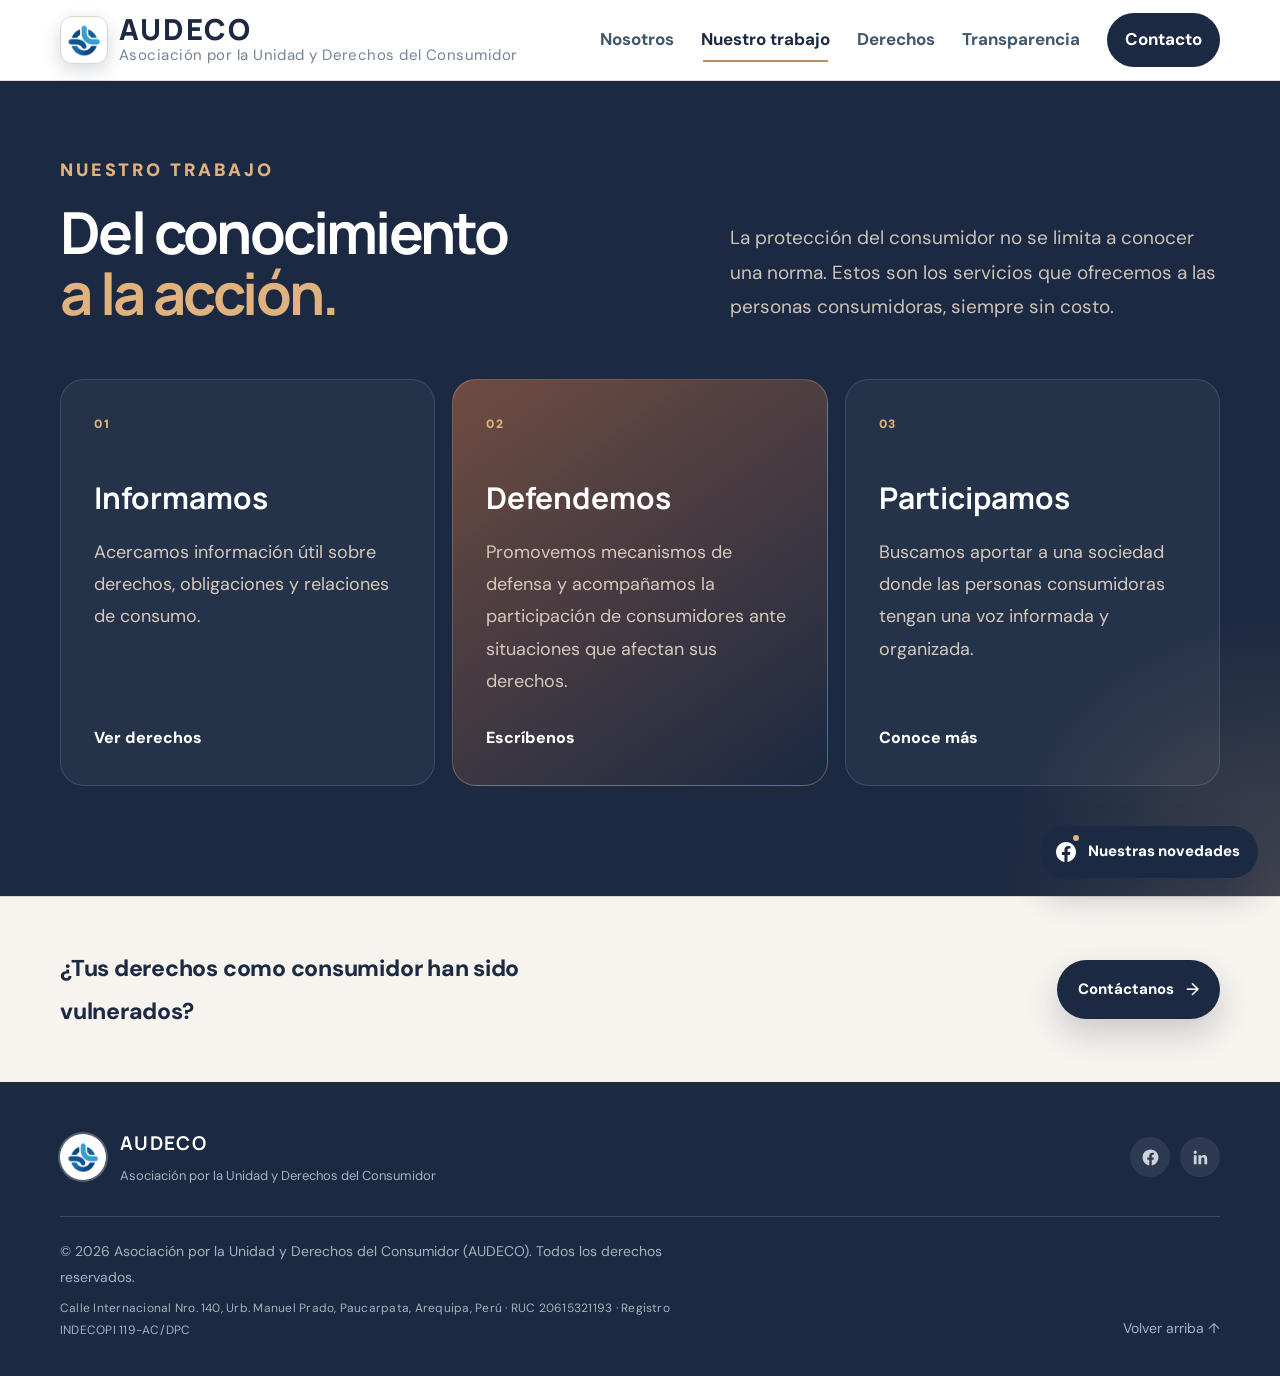
<file: servicios.html>
<!DOCTYPE html>
<html lang="es">
<head>
  <meta charset="UTF-8">
  <meta name="viewport" content="width=device-width, initial-scale=1.0">
  <meta name="description" content="El trabajo de AUDECO: informar, defender y participar. Servicios gratuitos de información y acompañamiento a personas consumidoras, en el Perú y en el extranjero.">
  <meta name="theme-color" content="#1b2942">
  <link rel="icon" href="favicon.ico" sizes="any">
  <link rel="icon" href="favicon-512.png" type="image/png" sizes="512x512">
  <link rel="apple-touch-icon" href="apple-touch-icon.png">
  <title>Asociación por la Unidad y Derechos del Consumidor AUDECO</title>
  <script type="application/ld+json">
  {
    "@context": "https://schema.org",
    "@type": "NGO",
    "name": "Asociación por la Unidad y Derechos del Consumidor",
    "alternateName": "AUDECO",
    "url": "https://audeco.org.pe/",
    "logo": "https://audeco.org.pe/logo-audeco-crop.jpg",
    "taxID": "20615321193",
    "identifier": "119-AC/DPC",
    "foundingDate": "2025-10-03",
    "email": "audeco9@gmail.com",
    "telephone": "+51930755123",
    "address": {
      "@type": "PostalAddress",
      "streetAddress": "Calle Internacional Nro. 140, Urb. Manuel Prado",
      "addressLocality": "Paucarpata, Arequipa",
      "addressCountry": "PE"
    },
    "sameAs": [
      "https://www.facebook.com/AudecoPe",
      "https://www.linkedin.com/company/audecoperu/"
    ],
    "description": "Asociación civil sin fines de lucro reconocida por INDECOPI (Registro Oficial de Asociaciones de Consumidores N.º 119-AC/DPC), dedicada a informar, representar y defender los derechos de las personas consumidoras en todo el Perú."
  }
  </script>
  <link rel="preconnect" href="https://fonts.googleapis.com">
  <link rel="preconnect" href="https://fonts.gstatic.com" crossorigin>
  <link href="https://fonts.googleapis.com/css2?family=DM+Sans:wght@400;500;600;700&family=Manrope:wght@600;700;800&display=swap" rel="stylesheet">
  <link rel="stylesheet" href="style.css?v=6">
</head>
<body>
  <div class="progress" id="progress"></div>

  <header class="site-header" id="top">
    <div class="container nav-wrap">
      <a class="brand" href="index.html" aria-label="AUDECO, inicio">
        <img class="brand-logo" src="logo-audeco.png?v=5" alt="" width="48" height="48">
        <div class="brand-text"><strong>AUDECO</strong><span>Asociación por la Unidad y Derechos del Consumidor</span></div>
      </a>

      <button class="menu-toggle" aria-label="Abrir menú" aria-expanded="false" aria-controls="main-nav">
        <span></span><span></span><span></span>
      </button>

      <nav class="main-nav" id="main-nav" aria-label="Navegación principal">
        <a href="nosotros.html">Nosotros</a>
        <a href="servicios.html" class="active">Nuestro trabajo</a>
        <a href="derechos.html">Derechos</a>
        <a href="transparencia.html">Transparencia</a>
        <a href="contacto.html" class="nav-cta">Contacto</a>
      </nav>
    </div>
  </header>

  <main>
    <section class="section dark-section" style="padding-top:70px">
      <div class="container">
        <div class="section-heading light reveal">
          <div><span class="kicker">NUESTRO TRABAJO</span><h2>Del conocimiento<br><span>a la acción.</span></h2></div>
          <p>La protección del consumidor no se limita a conocer una norma. Estos son los servicios que ofrecemos a las personas consumidoras, siempre sin costo.</p>
        </div>
        <div class="work-grid reveal">
          <article class="work-card"><span>01</span><h3>Informamos</h3><p>Acercamos información útil sobre derechos, obligaciones y relaciones de consumo.</p><a href="derechos.html">Ver derechos</a></article>
          <article class="work-card featured"><span>02</span><h3>Defendemos</h3><p>Promovemos mecanismos de defensa y acompañamos la participación de consumidores ante situaciones que afectan sus derechos.</p><a href="contacto.html">Escríbenos</a></article>
          <article class="work-card"><span>03</span><h3>Participamos</h3><p>Buscamos aportar a una sociedad donde las personas consumidoras tengan una voz informada y organizada.</p><a href="transparencia.html">Conoce más</a></article>
        </div>
      </div>
    </section>

    <section class="mini-cta">
      <div class="container mini-cta-inner">
        <p>¿Tus derechos como consumidor han sido vulnerados?</p>
        <a href="contacto.html" class="btn">Contáctanos <b>→</b></a>
      </div>
    </section>

  </main>

  <footer>
    <div class="container footer-top">
      <div class="footer-brand">
        <img class="footer-mark" src="logo-audeco.png?v=5" alt="" width="46" height="46">
        <div><strong>AUDECO</strong><span>Asociación por la Unidad y Derechos del Consumidor</span></div>
      </div>
      <div class="social-links" aria-label="Redes sociales de AUDECO">
        <a href="https://www.facebook.com/AudecoPe" target="_blank" rel="noopener noreferrer" aria-label="AUDECO en Facebook">
          <svg viewBox="0 0 24 24" aria-hidden="true"><path d="M22 12.06C22 6.51 17.52 2 12 2S2 6.51 2 12.06c0 5.02 3.66 9.18 8.44 9.94v-7.03H7.9v-2.91h2.54V9.85c0-2.5 1.49-3.89 3.77-3.89 1.09 0 2.23.2 2.23.2v2.46h-1.26c-1.24 0-1.63.77-1.63 1.56v1.88h2.78l-.44 2.91h-2.34V22c4.78-.76 8.44-4.92 8.44-9.94Z"/></svg>
        </a>
        <a href="https://www.linkedin.com/company/audecoperu/" target="_blank" rel="noopener noreferrer" aria-label="AUDECO en LinkedIn">
          <svg viewBox="0 0 24 24" aria-hidden="true"><path d="M20.45 20.45h-3.56v-5.57c0-1.33-.02-3.04-1.85-3.04-1.86 0-2.15 1.45-2.15 2.94v5.67H9.34V9h3.41v1.56h.05c.48-.9 1.64-1.85 3.37-1.85 3.6 0 4.27 2.37 4.27 5.45v6.29ZM5.34 7.43a2.06 2.06 0 1 1 0-4.12 2.06 2.06 0 0 1 0 4.12ZM7.12 20.45H3.56V9h3.56v11.45Z"/></svg>
        </a>
      </div>
    </div>
    <div class="container footer-bottom">
      <div class="footer-legal">
        <p>© <span id="year"></span> Asociación por la Unidad y Derechos del Consumidor (AUDECO). Todos los derechos reservados.</p>
        <p class="footer-address">Calle Internacional Nro. 140, Urb. Manuel Prado, Paucarpata, Arequipa, Perú · RUC 20615321193 · Registro INDECOPI 119-AC/DPC</p>
      </div>
      <div class="footer-meta">
        <a href="#top">Volver arriba ↑</a>
      </div>
    </div>
  </footer>
  <script src="script.js?v=6"></script>
</body>
</html>
</file>
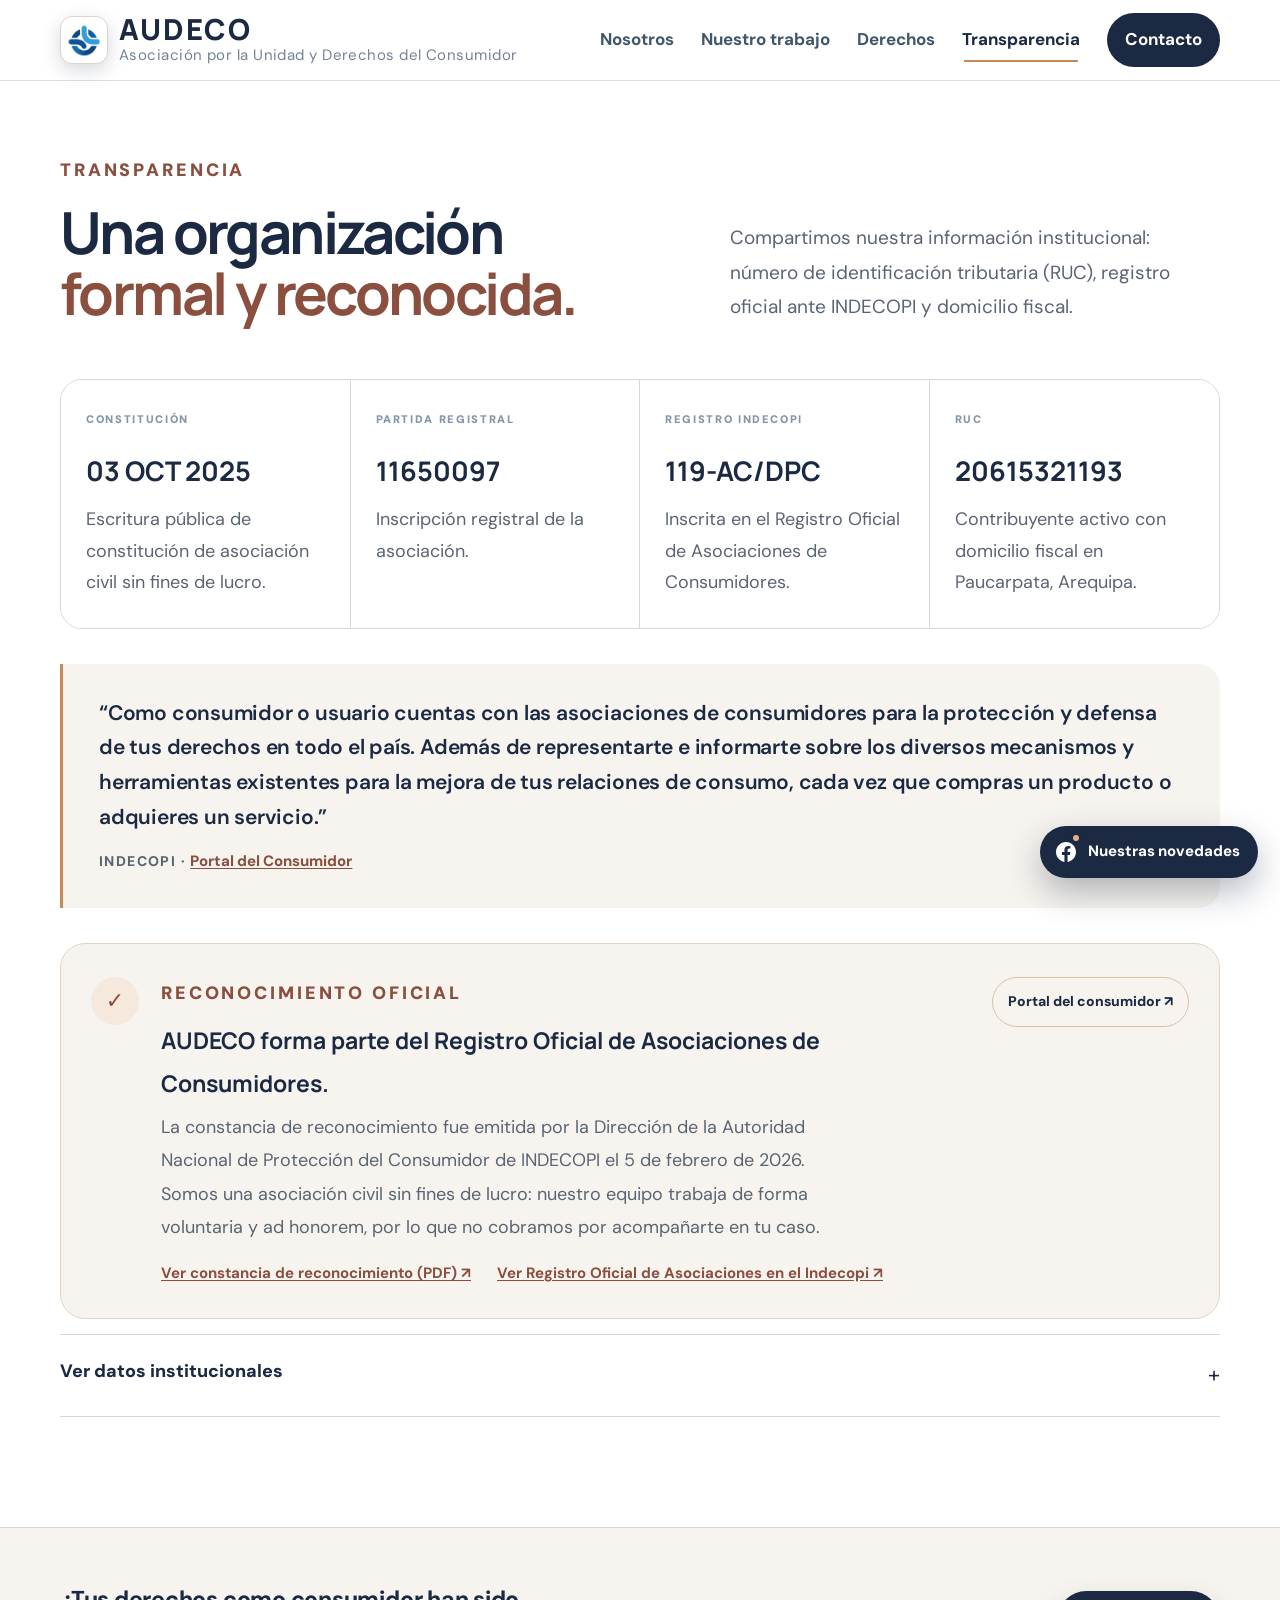
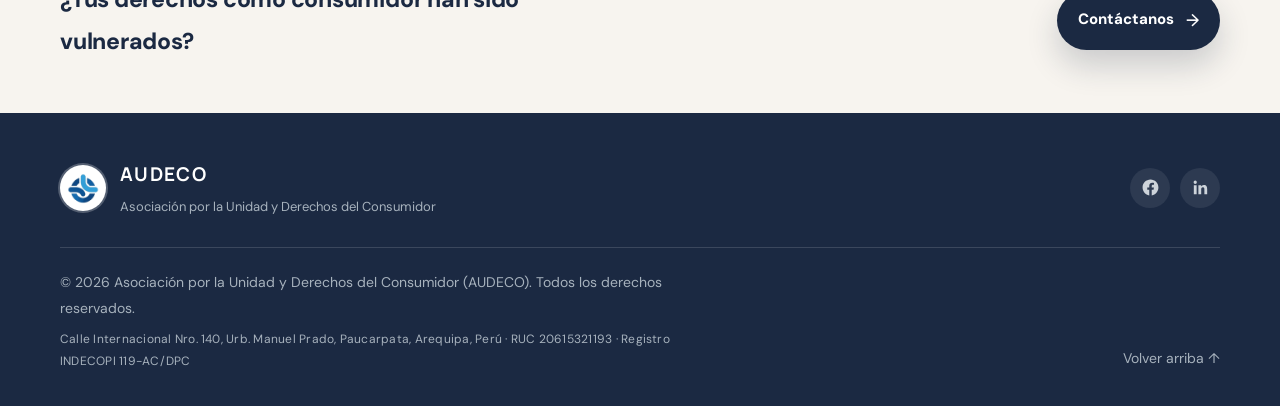
<file: transparencia.html>
<!DOCTYPE html>
<html lang="es">
<head>
  <meta charset="UTF-8">
  <meta name="viewport" content="width=device-width, initial-scale=1.0">
  <meta name="description" content="Datos oficiales de AUDECO: constitución, partida registral, RUC y registro INDECOPI 119-AC/DPC. Una asociación formal y verificable.">
  <meta name="theme-color" content="#1b2942">
  <link rel="icon" href="favicon.ico" sizes="any">
  <link rel="icon" href="favicon-512.png" type="image/png" sizes="512x512">
  <link rel="apple-touch-icon" href="apple-touch-icon.png">
  <title>Asociación por la Unidad y Derechos del Consumidor AUDECO </title>
  <script type="application/ld+json">
  {
    "@context": "https://schema.org",
    "@type": "NGO",
    "name": "Asociación por la Unidad y Derechos del Consumidor",
    "alternateName": "AUDECO",
    "url": "https://audeco.org.pe/",
    "logo": "https://audeco.org.pe/logo-audeco-crop.jpg",
    "taxID": "20615321193",
    "identifier": "119-AC/DPC",
    "foundingDate": "2025-10-03",
    "email": "audeco9@gmail.com",
    "telephone": "+51930755123",
    "address": {
      "@type": "PostalAddress",
      "streetAddress": "Calle Internacional Nro. 140, Urb. Manuel Prado",
      "addressLocality": "Paucarpata, Arequipa",
      "addressCountry": "PE"
    },
    "sameAs": [
      "https://www.facebook.com/AudecoPe",
      "https://www.linkedin.com/company/audecoperu/"
    ],
    "description": "Asociación civil sin fines de lucro reconocida por INDECOPI (Registro Oficial de Asociaciones de Consumidores N.º 119-AC/DPC), dedicada a informar, representar y defender los derechos de las personas consumidoras en todo el Perú."
  }
  </script>
  <link rel="preconnect" href="https://fonts.googleapis.com">
  <link rel="preconnect" href="https://fonts.gstatic.com" crossorigin>
  <link href="https://fonts.googleapis.com/css2?family=DM+Sans:wght@400;500;600;700&family=Manrope:wght@600;700;800&display=swap" rel="stylesheet">
  <link rel="stylesheet" href="style.css?v=6">
</head>
<body>
  <div class="progress" id="progress"></div>

  <header class="site-header" id="top">
    <div class="container nav-wrap">
      <a class="brand" href="index.html" aria-label="AUDECO, inicio">
        <img class="brand-logo" src="logo-audeco.png?v=5" alt="" width="48" height="48">
        <div class="brand-text"><strong>AUDECO</strong><span>Asociación por la Unidad y Derechos del Consumidor</span></div>
      </a>

      <button class="menu-toggle" aria-label="Abrir menú" aria-expanded="false" aria-controls="main-nav">
        <span></span><span></span><span></span>
      </button>

      <nav class="main-nav" id="main-nav" aria-label="Navegación principal">
        <a href="nosotros.html">Nosotros</a>
        <a href="servicios.html">Nuestro trabajo</a>
        <a href="derechos.html">Derechos</a>
        <a href="transparencia.html" class="active">Transparencia</a>
        <a href="contacto.html" class="nav-cta">Contacto</a>
      </nav>
    </div>
  </header>

  <main>
    <section class="section institutional" style="padding-top:70px">
      <div class="container">
        <div class="section-heading reveal">
          <div><span class="kicker">TRANSPARENCIA</span><h2>Una organización<br><span>formal y reconocida.</span></h2></div>
          <p>Compartimos nuestra información institucional: número de identificación tributaria (RUC), registro oficial ante INDECOPI y domicilio fiscal.</p>
        </div>

        <div class="facts-bar reveal">
          <div class="fact"><small>CONSTITUCIÓN</small><strong>03 OCT 2025</strong><span>Escritura pública de constitución de asociación civil sin fines de lucro.</span></div>
          <div class="fact"><small>PARTIDA REGISTRAL</small><strong>11650097</strong><span>Inscripción registral de la asociación.</span></div>
          <div class="fact"><small>REGISTRO INDECOPI</small><strong>119-AC/DPC</strong><span>Inscrita en el Registro Oficial de Asociaciones de Consumidores.</span></div>
          <div class="fact"><small>RUC</small><strong>20615321193</strong><span>Contribuyente activo con domicilio fiscal en Paucarpata, Arequipa.</span></div>
        </div>

        <blockquote class="indecopi-quote reveal">
          <p>“Como consumidor o usuario cuentas con las asociaciones de consumidores para la protección y defensa de tus derechos en todo el país. Además de representarte e informarte sobre los diversos mecanismos y herramientas existentes para la mejora de tus relaciones de consumo, cada vez que compras un producto o adquieres un servicio.”</p>
          <cite>INDECOPI · <a href="https://consumidor.gob.pe/asociaciones-de-consumidores/" target="_blank" rel="noopener">Portal del Consumidor</a></cite>
        </blockquote>

        <div class="official-box reveal">
          <div class="official-icon">✓</div>
          <div>
            <span class="kicker">RECONOCIMIENTO OFICIAL</span>
            <h3>AUDECO forma parte del Registro Oficial de Asociaciones de Consumidores.</h3>
            <p>La constancia de reconocimiento fue emitida por la Dirección de la Autoridad Nacional de Protección del Consumidor de INDECOPI el 5 de febrero de 2026. Somos una asociación civil sin fines de lucro: nuestro equipo trabaja de forma voluntaria y ad honorem, por lo que no cobramos por acompañarte en tu caso.</p>
            <div class="official-links">
              <a href="constancia.pdf" target="_blank" rel="noopener">Ver constancia de reconocimiento (PDF) ↗</a>
              <a href="https://consumidor.gob.pe/registro-oficial/" target="_blank" rel="noopener">Ver Registro Oficial de Asociaciones en el Indecopi ↗</a>
            </div>
          </div>
          <a href="https://consumidor.gob.pe/" target="_blank" rel="noopener" class="outline-btn">Portal del consumidor ↗</a>
        </div>

        <div class="details reveal">
          <button class="details-toggle" aria-expanded="false"><span>Ver datos institucionales</span><b>+</b></button>
          <div class="details-content">
            <div><small>DENOMINACIÓN</small><p>Asociación por la Unidad y Derechos del Consumidor – AUDECO</p></div>
            <div><small>DOMICILIO FISCAL</small><p>Calle Internacional Nro. 140, Urb. Manuel Prado, Paucarpata, Arequipa.</p></div>
            <div><small>ACTIVIDAD</small><p>Actividades de otras asociaciones n.c.p. — CIIU 9499.</p></div>
            <div><small>PRESIDENCIA</small><p>Presidente: Renzo Gabriel Nuñez Yanyachy.</p></div>
          </div>
        </div>
      </div>
    </section>

    <section class="mini-cta">
      <div class="container mini-cta-inner">
        <p>¿Tus derechos como consumidor han sido vulnerados?</p>
        <a href="contacto.html" class="btn">Contáctanos <b>→</b></a>
      </div>
    </section>

  </main>

  <footer>
    <div class="container footer-top">
      <div class="footer-brand">
        <img class="footer-mark" src="logo-audeco.png?v=5" alt="" width="46" height="46">
        <div><strong>AUDECO</strong><span>Asociación por la Unidad y Derechos del Consumidor</span></div>
      </div>
      <div class="social-links" aria-label="Redes sociales de AUDECO">
        <a href="https://www.facebook.com/AudecoPe" target="_blank" rel="noopener noreferrer" aria-label="AUDECO en Facebook">
          <svg viewBox="0 0 24 24" aria-hidden="true"><path d="M22 12.06C22 6.51 17.52 2 12 2S2 6.51 2 12.06c0 5.02 3.66 9.18 8.44 9.94v-7.03H7.9v-2.91h2.54V9.85c0-2.5 1.49-3.89 3.77-3.89 1.09 0 2.23.2 2.23.2v2.46h-1.26c-1.24 0-1.63.77-1.63 1.56v1.88h2.78l-.44 2.91h-2.34V22c4.78-.76 8.44-4.92 8.44-9.94Z"/></svg>
        </a>
        <a href="https://www.linkedin.com/company/audecoperu/" target="_blank" rel="noopener noreferrer" aria-label="AUDECO en LinkedIn">
          <svg viewBox="0 0 24 24" aria-hidden="true"><path d="M20.45 20.45h-3.56v-5.57c0-1.33-.02-3.04-1.85-3.04-1.86 0-2.15 1.45-2.15 2.94v5.67H9.34V9h3.41v1.56h.05c.48-.9 1.64-1.85 3.37-1.85 3.6 0 4.27 2.37 4.27 5.45v6.29ZM5.34 7.43a2.06 2.06 0 1 1 0-4.12 2.06 2.06 0 0 1 0 4.12ZM7.12 20.45H3.56V9h3.56v11.45Z"/></svg>
        </a>
      </div>
    </div>
    <div class="container footer-bottom">
      <div class="footer-legal">
        <p>© <span id="year"></span> Asociación por la Unidad y Derechos del Consumidor (AUDECO). Todos los derechos reservados.</p>
        <p class="footer-address">Calle Internacional Nro. 140, Urb. Manuel Prado, Paucarpata, Arequipa, Perú · RUC 20615321193 · Registro INDECOPI 119-AC/DPC</p>
      </div>
      <div class="footer-meta">
        <a href="#top">Volver arriba ↑</a>
      </div>
    </div>
  </footer>
  <script src="script.js?v=6"></script>
</body>
</html>
</file>
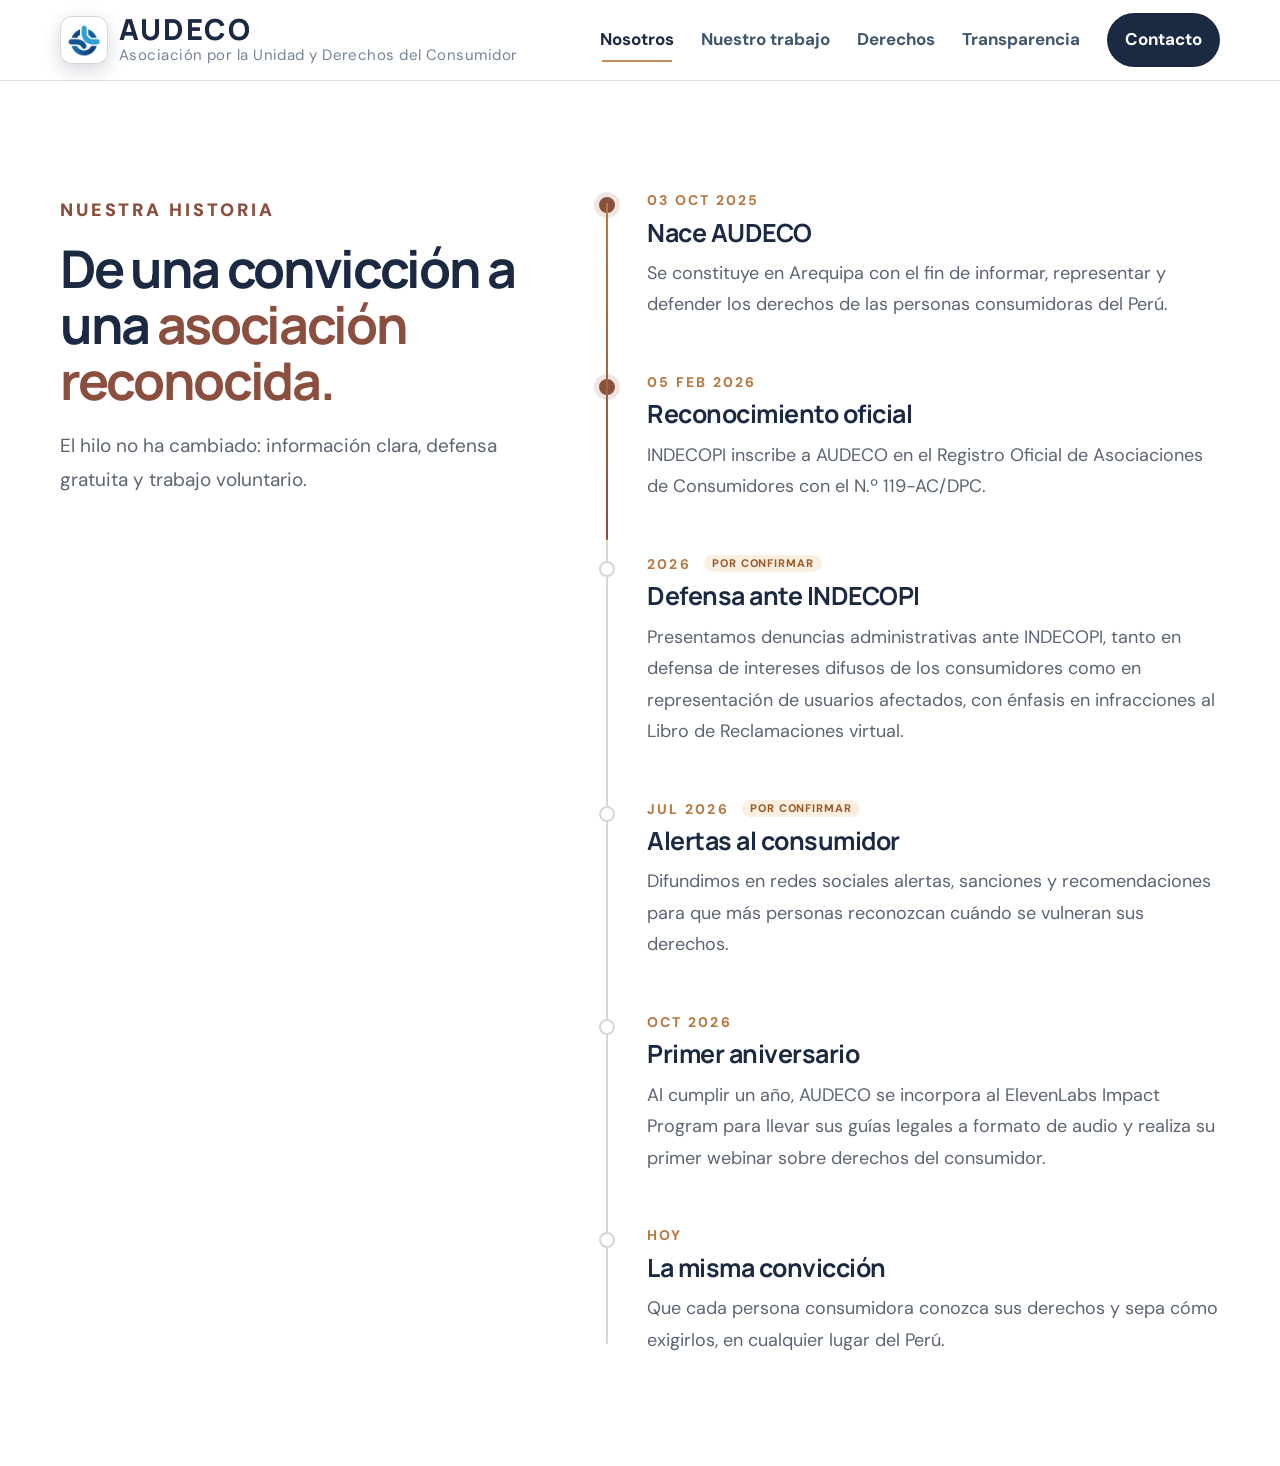
<file: .github/ideas/linea-de-tiempo/prototipo.html>
<!DOCTYPE html>
<html lang="es">
<head>
  <meta charset="UTF-8">
  <meta name="viewport" content="width=device-width, initial-scale=1.0">
  <title>Prototipo · Línea de tiempo</title>

  <!-- Maqueta en standby: no forma parte del sitio publicado (.github no se publica). -->
  <link rel="preconnect" href="https://fonts.googleapis.com">
  <link rel="preconnect" href="https://fonts.gstatic.com" crossorigin>
  <link href="https://fonts.googleapis.com/css2?family=DM+Sans:wght@400;500;600;700&family=Manrope:wght@600;700;800&display=swap" rel="stylesheet">
  <link rel="stylesheet" href="../../../style.css?v=6">

  <style>
    /* =========================================================
       LÍNEA DE TIEMPO · NUESTRA HISTORIA
       ========================================================= */

    .history-grid {
      display: grid;
      grid-template-columns: minmax(0, .85fr) minmax(0, 1.15fr);
      gap: 80px;
      align-items: start;
    }

    .history-intro {
      position: sticky;
      top: 120px;
    }

    .history-intro h2 {
      font-size: clamp(36px, 4.2vw, 52px);
      line-height: 1.08;
      letter-spacing: -.045em;
      margin: 13px 0 20px;
      color: var(--navy);
    }

    .history-intro h2 span { color: var(--blue); }

    .history-intro p {
      margin: 0;
      color: var(--muted);
      font-size: 19px;
      line-height: 1.75;
      max-width: 440px;
    }

    .timeline {
      list-style: none;
      margin: 0;
      padding: 0;
      position: relative;
    }

    /* Riel gris y relleno terracota que avanza con el scroll */
    .timeline::before,
    .timeline::after {
      content: "";
      position: absolute;
      left: 7px;
      top: 12px;
      width: 2px;
      border-radius: 2px;
    }

    .timeline::before {
      bottom: 12px;
      background: var(--line);
    }

    .timeline::after {
      height: var(--fill, 0px);
      background: linear-gradient(180deg, var(--gold), var(--blue));
      transition: height .25s linear;
    }

    .tl-item {
      position: relative;
      padding: 0 0 52px 48px;
    }

    .tl-item:last-child { padding-bottom: 0; }

    .tl-item::before {
      content: "";
      position: absolute;
      left: 0;
      top: 6px;
      width: 16px;
      height: 16px;
      border-radius: 50%;
      background: #fff;
      border: 2px solid var(--line);
      box-sizing: border-box;
      transition: background .3s ease, border-color .3s ease, box-shadow .3s ease;
    }

    .tl-item.is-active::before {
      background: var(--blue);
      border-color: var(--blue);
      box-shadow: 0 0 0 5px rgba(139, 79, 63, .14);
    }

    .tl-item time {
      display: block;
      font-size: 14px;
      font-weight: 800;
      letter-spacing: .16em;
      text-transform: uppercase;
      color: var(--gold);
      line-height: 1.4;
    }

    .tl-item h3 {
      margin: 6px 0 10px;
      font-size: 25px;
      line-height: 1.25;
      letter-spacing: -.02em;
      color: var(--navy);
    }

    .tl-item p {
      margin: 0;
      font-size: 18px;
      line-height: 1.75;
      color: var(--muted);
      max-width: 620px;
    }

    /* Solo en la maqueta: marca los datos que faltan confirmar */
    .pending {
      display: inline-block;
      margin-left: 8px;
      padding: 1px 8px;
      border-radius: 999px;
      background: #fbefe2;
      color: #9a5a2a;
      font-size: 11px;
      letter-spacing: .08em;
      vertical-align: 2px;
    }

    @media (max-width: 800px) {
      .history-grid {
        grid-template-columns: 1fr;
        gap: 40px;
      }

      .history-intro { position: static; }

      .tl-item { padding: 0 0 40px 40px; }

      .tl-item h3 { font-size: 22px; }

      .tl-item p { font-size: 17px; }
    }
  </style>
</head>

<body>

  <header class="site-header" id="top">
    <div class="container nav-wrap">
      <a class="brand" href="#" aria-label="AUDECO, inicio">
        <img class="brand-logo" src="../../../logo-audeco.png?v=5" alt="" width="48" height="48">
        <div class="brand-text">
          <strong>AUDECO</strong>
          <span>Asociación por la Unidad y Derechos del Consumidor</span>
        </div>
      </a>
      <nav class="main-nav" aria-label="Navegación principal">
        <a href="#" class="active">Nosotros</a>
        <a href="#">Nuestro trabajo</a>
        <a href="#">Derechos</a>
        <a href="#">Transparencia</a>
        <a href="#" class="nav-cta">Contacto</a>
      </nav>
    </div>
  </header>

  <main>

    <section class="section" aria-labelledby="historia-title">
      <div class="container history-grid">

        <div class="history-intro">
          <span class="kicker">NUESTRA HISTORIA</span>
          <h2 id="historia-title">
            De una convicción a una
            <span>asociación reconocida.</span>
          </h2>
          <p>
            El hilo no ha cambiado: información clara, defensa gratuita y
            trabajo voluntario.
          </p>
        </div>

        <ol class="timeline">
          <li class="tl-item">
            <time datetime="2025-10-03">03 oct 2025</time>
            <h3>Nace AUDECO</h3>
            <p>
              Se constituye en Arequipa con el fin de informar, representar y
              defender los derechos de las personas consumidoras del Perú.
            </p>
          </li>

          <li class="tl-item">
            <time datetime="2026-02-05">05 feb 2026</time>
            <h3>Reconocimiento oficial</h3>
            <p>
              INDECOPI inscribe a AUDECO en el Registro Oficial de
              Asociaciones de Consumidores con el N.º 119-AC/DPC.
            </p>
          </li>

          <li class="tl-item">
            <time datetime="2026">2026 <span class="pending">POR CONFIRMAR</span></time>
            <h3>Defensa ante INDECOPI</h3>
            <p>
              Presentamos denuncias administrativas ante INDECOPI, tanto en
              defensa de intereses difusos de los consumidores como en
              representación de usuarios afectados, con énfasis en
              infracciones al Libro de Reclamaciones virtual.
            </p>
          </li>

          <li class="tl-item">
            <time datetime="2026-07">Jul 2026 <span class="pending">POR CONFIRMAR</span></time>
            <h3>Alertas al consumidor</h3>
            <p>
              Difundimos en redes sociales alertas, sanciones y
              recomendaciones para que más personas reconozcan cuándo se
              vulneran sus derechos.
            </p>
          </li>

          <li class="tl-item">
            <time datetime="2026-10">Oct 2026</time>
            <h3>Primer aniversario</h3>
            <p>
              Al cumplir un año, AUDECO se incorpora al ElevenLabs Impact
              Program para llevar sus guías legales a formato de audio y
              realiza su primer webinar sobre derechos del consumidor.
            </p>
          </li>

          <li class="tl-item">
            <time>Hoy</time>
            <h3>La misma convicción</h3>
            <p>
              Que cada persona consumidora conozca sus derechos y sepa cómo
              exigirlos, en cualquier lugar del Perú.
            </p>
          </li>
        </ol>

      </div>
    </section>

  </main>

  <script>
    // Relleno de la línea y puntos activos según el avance del scroll.
    (function () {
      const timeline = document.querySelector('.timeline');
      const items = [...timeline.querySelectorAll('.tl-item')];

      function update() {
        const box = timeline.getBoundingClientRect();
        const marker = window.innerHeight * 0.6;
        const max = box.height - 24;
        const filled = Math.max(0, Math.min(marker - box.top - 12, max));
        timeline.style.setProperty('--fill', filled + 'px');

        items.forEach(item => {
          const dot = item.getBoundingClientRect().top + 14;
          item.classList.toggle('is-active', dot <= marker);
        });
      }

      window.addEventListener('scroll', update, { passive: true });
      window.addEventListener('resize', update);
      update();
    })();
  </script>

</body>
</html>
</file>
<file: style.css>
/* ===================================================================
   AUDECO — hoja de estilos
   Paleta propia (azul marino / terracota), sin verdes ni azules/cianes genéricos.
   =================================================================== */

:root{
  --navy:#1b2942;
  --blue:#8b4f3f;
  --cyan:#c48b57;
  --sky:#f5eee6;
  --ink:#212936;
  --muted:#5b6472;
  --line:#ddd6ce;
  --soft:#f7f4ef;
  --white:#fff;
  --gold:#b77943;
  --shadow:0 20px 55px rgba(25,32,45,.10);
  --radius:26px;
}

/* ---------- Reset & base ---------- */
*{box-sizing:border-box}
html{scroll-behavior:smooth}
body{
  margin:0;
  color:var(--ink);
  background:#fff;
  font-family:"DM Sans",system-ui,sans-serif;
  font-size:20px;
  line-height:1.85;
}
a{color:inherit;text-decoration:none}
button{font:inherit}
h1,h2,h3,strong{font-family:Manrope,sans-serif}
.container{width:min(1160px,calc(100% - 42px));margin:auto}
.progress{position:fixed;left:0;top:0;height:3px;width:0;background:linear-gradient(90deg,var(--gold),#e0b27e);z-index:100}

/* ---------- Header / navegación ---------- */
.site-header{position:sticky;top:0;z-index:90;background:rgba(255,255,255,.9);backdrop-filter:blur(18px);border-bottom:1px solid rgba(221,214,206,.8)}
.nav-wrap{min-height:80px;display:flex;align-items:center;justify-content:space-between;gap:30px}
.brand{display:flex;align-items:center;gap:11px}
.brand-logo{width:48px;height:48px;padding:5px;border-radius:12px;background:#fff;border:1px solid var(--line);object-fit:contain;flex-shrink:0;box-shadow:0 6px 18px rgba(27,41,66,.18)}
.brand-text strong{display:block;color:var(--navy);font-size:29px;line-height:1.1;font-weight:800;letter-spacing:.07em}
.brand-text span{display:block;color:#748397;font-size:15px;line-height:1.4;letter-spacing:.03em;white-space:nowrap}
.main-nav a{white-space:nowrap}
.main-nav{display:flex;align-items:center;gap:27px;color:#40566b;font-size:17px;font-weight:700}
.main-nav a{transition:.2s}
.main-nav a:hover{color:var(--blue)}
.main-nav a.active{color:var(--navy);position:relative}
.main-nav a.active:after{content:"";position:absolute;left:2px;right:2px;bottom:-6px;height:2px;background:var(--cyan)}
.nav-cta{background:var(--navy);color:#fff!important;padding:11px 18px;border-radius:999px}
.menu-toggle{display:none;border:0;background:none;padding:8px}
.menu-toggle span{display:block;width:23px;height:2px;background:var(--navy);margin:5px;border-radius:4px}
@media(max-width:1200px){.brand-text span{white-space:normal;max-width:250px;font-size:14px;line-height:1.3}.main-nav{gap:20px}}
@media(max-width:980px){.nav-wrap{gap:16px}.main-nav{gap:14px;font-size:15px}.nav-cta{padding:9px 14px}.brand-text strong{font-size:24px}.brand-text span{max-width:150px;font-size:11.5px}.brand-logo{width:42px;height:42px;font-size:19px}}

/* ---------- Hero ---------- */
.hero{position:relative;overflow:hidden;min-height:710px;background:linear-gradient(135deg,#14213a 0%,#203457 62%,#765043 100%);color:#fff;display:flex;align-items:center}
.hero:before{content:"";position:absolute;inset:0;background:linear-gradient(90deg,rgba(2,22,41,.18),transparent 55%)}
.hero-orb{position:absolute;border-radius:50%;filter:blur(2px);opacity:.28}
.orb-a{width:440px;height:440px;right:-190px;top:-180px;background:#d49a65}
.orb-b{width:330px;height:330px;left:-220px;bottom:-190px;background:#8b5b4d}
.hero-grid-lines{position:absolute;inset:0;opacity:.055;background-image:linear-gradient(rgba(255,255,255,.4) 1px,transparent 1px),linear-gradient(90deg,rgba(255,255,255,.4) 1px,transparent 1px);background-size:80px 80px;mask-image:linear-gradient(to right,transparent,#000 30%,#000 70%,transparent)}
.hero-grid{position:relative;z-index:2;display:grid;grid-template-columns:1.05fr .95fr;align-items:center;gap:70px;padding:100px 0 95px}
.pill{display:inline-flex;align-items:flex-start;gap:9px;max-width:480px;padding:10px 16px;border:1px solid rgba(255,255,255,.2);background:rgba(255,255,255,.06);border-radius:22px;color:#e7d9c8;text-transform:uppercase;letter-spacing:.06em;font-size:12px;font-weight:800;line-height:1.5}
.pill span{margin-top:5px;flex-shrink:0;width:7px;height:7px;border-radius:50%;background:var(--cyan);box-shadow:0 0 0 5px rgba(196,139,87,.18)}
.hero h1{font-size:clamp(50px,6vw,78px);line-height:1.02;letter-spacing:-.055em;margin:25px 0 25px}
.hero h1 em{font-style:normal;color:#e0b27e}
.hero-lead{max-width:620px;color:#e6ded4;font-size:23px;line-height:1.75;margin:0}
.hero-actions{display:flex;gap:12px;flex-wrap:wrap;margin:34px 0 25px}
.btn{display:inline-flex;align-items:center;gap:12px;border-radius:999px;padding:14px 21px;font-size:15px;font-weight:800;transition:.25s}
.btn b{font-size:17px;font-weight:500}
.btn-primary{background:#fff;color:var(--navy);box-shadow:0 15px 35px rgba(0,0,0,.14)}
.btn-primary:hover{transform:translateY(-3px);box-shadow:0 19px 42px rgba(0,0,0,.2)}
.btn-light{border:1px solid rgba(255,255,255,.28);color:#fff}
.btn-light:hover{background:rgba(255,255,255,.08)}
.hero-signature{display:flex;align-items:center;gap:9px;color:#c9b8a8;font-size:15px}
.hero-signature i{width:28px;height:1px;background:var(--cyan)}

.logo-stage{position:relative;min-height:500px;padding:20px 45px;display:grid;place-items:center}
.logo-ring{position:absolute;border:1px solid rgba(255,255,255,.15);border-radius:50%}
.ring-1{width:350px;height:350px}
.ring-2{width:430px;height:430px;border-color:rgba(255,255,255,.08)}
.logo-card{position:relative;width:285px;height:285px;border-radius:50%;padding:10px;background:rgba(255,255,255,.18);box-shadow:0 35px 90px rgba(0,0,0,.28);z-index:2}
.logo-mark{width:100%;height:100%;border-radius:50%;background:#fff;display:grid;place-items:center;box-shadow:inset 0 0 0 8px rgba(255,255,255,.14)}
.logo-mark img{width:62%;height:auto}
.floating-card{position:absolute;z-index:4;max-width:270px;background:rgba(255,255,255,.95);color:var(--navy);border:1px solid rgba(255,255,255,.4);box-shadow:0 20px 50px rgba(0,0,0,.2);border-radius:17px;padding:16px 19px}
.card-top{right:-10px;top:55px;min-width:165px}
.card-top small,.card-bottom small{display:block;color:#8291a1;font-size:12px;letter-spacing:.12em;font-weight:800}
.card-top strong{display:block;font-size:33px;line-height:1.1}
.card-top span{font-size:13px;color:#66788b}
.card-bottom{left:-5px;bottom:55px;display:flex;align-items:center;gap:11px}
.check{width:31px;height:31px;border-radius:50%;display:grid;place-items:center;background:#f4e9dc;color:#8b4f3f;font-weight:900}
.card-bottom strong{display:block;font-size:15px}
.scroll-cue{position:absolute;bottom:25px;left:50%;transform:translateX(-50%);display:flex;gap:9px;align-items:center;color:#c1a996;font-size:11px;text-transform:uppercase;letter-spacing:.15em}
.scroll-cue span{width:20px;height:30px;border:1px solid rgba(255,255,255,.25);border-radius:15px;position:relative}
.scroll-cue span:after{content:"";width:3px;height:6px;background:var(--cyan);border-radius:3px;position:absolute;left:8px;top:7px;animation:scrollDot 1.6s infinite}
@keyframes scrollDot{0%,100%{transform:translateY(0);opacity:.3}50%{transform:translateY(8px);opacity:1}}

/* ---------- Franja introductoria ---------- */
.intro-strip{background:#fff;border-bottom:1px solid var(--line)}
.intro-grid{display:grid;grid-template-columns:1fr 1fr;align-items:center;min-height:112px;gap:40px}
.intro-grid p{margin:0;color:#718397;font-size:18px}
.intro-grid strong{font-size:25px;line-height:1.3;color:var(--navy)}

/* ---------- Secciones generales ---------- */
.section{padding:110px 0}
.section-heading{display:grid;grid-template-columns:1.1fr .9fr;gap:70px;align-items:end;margin-bottom:55px}
.section-heading h2,.center-heading h2{font-size:clamp(38px,4.7vw,58px);line-height:1.06;letter-spacing:-.045em;margin:13px 0 0;color:var(--navy)}
.section-heading h2 span,.center-heading h2 span{color:var(--blue)}
.section-heading>p{margin:0;color:var(--muted);font-size:19px;line-height:1.8}
.kicker{display:inline-block;font-size:clamp(15px,1.4vw,18px);font-weight:900;letter-spacing:.16em;color:var(--blue)}

.story-grid{display:grid;grid-template-columns:1.35fr .65fr;gap:20px}
.story-card,.mini-card{border:1px solid var(--line);border-radius:var(--radius);background:#fff}
.main-story{padding:48px;min-height:390px;position:relative;box-shadow:var(--shadow)}
.story-number{color:var(--cyan);font-size:12px;font-weight:900;letter-spacing:.15em}
.main-story h3{font-size:34px;line-height:1.15;letter-spacing:-.03em;color:var(--navy);margin:23px 0 18px}
.main-story p{color:var(--muted);max-width:720px;font-size:18px;line-height:1.8}
.quote{margin-top:25px;padding:17px 20px;border-left:3px solid var(--cyan);background:var(--soft);color:#3d3128;font-weight:600;font-size:16px}
.mini-stack{display:grid;gap:20px}
.mini-card{padding:34px;display:flex;flex-direction:column;justify-content:center}
.mini-card span{font-size:13px;letter-spacing:.15em;color:var(--blue);font-weight:900}
.mini-card strong{font-size:29px;line-height:1.15;color:var(--navy);margin:16px 0 10px}
.mini-card p{font-size:18px;color:var(--muted);margin:0}
.mini-card.accent{background:linear-gradient(145deg,#223655,#765043);border-color:transparent;color:#fff}
.mini-card.accent span{color:#e0b27e}
.mini-card.accent strong{color:#fff}
.mini-card.accent p{color:#e5d9cd}
.values{display:grid;grid-template-columns:repeat(4,1fr);border-top:1px solid var(--line);margin-top:55px}
.values>div{padding:28px 25px;border-right:1px solid var(--line)}
.values>div:last-child{border:0}
.values b{display:block;color:#a6b6c5;font-size:11px;letter-spacing:.14em}
.values strong{display:block;color:var(--navy);font-size:19px;margin:9px 0 4px}
.values span{color:var(--muted);font-size:16px}

/* ---------- Equipo ---------- */
.mission-vision{display:grid;grid-template-columns:1fr 1fr;margin-top:40px;border-top:1px solid var(--line);border-bottom:1px solid var(--line)}
.mv-card{padding:34px 38px;border-left:1px solid var(--line)}
.mv-card:first-child{border-left:0}
.mv-card p{margin:14px 0 0;font-size:19px;line-height:1.8;color:var(--navy);font-weight:500}

.team-section{margin-top:52px;padding:46px;border:1px solid #ded6ce;border-radius:26px;background:linear-gradient(135deg,#faf7f2,#fff)}
.team-heading{max-width:760px}
.team-heading h3{font-size:34px;line-height:1.16;letter-spacing:-.03em;color:var(--navy);margin:12px 0 13px}
.team-heading p{font-size:19px;line-height:1.75;color:var(--muted);margin:0}

/* ---------- Divisor de líneas (acento gráfico) ---------- */
.slash-divider{overflow:hidden;white-space:nowrap;background:#fff;color:#d7cabb;font:800 15px Manrope;letter-spacing:14px;padding:26px 0;user-select:none}
.slash-divider:before{content:"/ / / / / / / / / / / / / / / / / / / / / / / / / / / / / / / / / / / / / / / / / / / / / / / / / / / / / / / / / / / / / / / / / / / / / / / / / / / / / / / / / / / / / / / / / / / / / / / / / / / / / / / / / / / / / / / / / /"}

/* ---------- Franja de cifras ---------- */
.stats-band{background:var(--navy);color:#fff;padding:64px 0}
.stats-grid{display:grid;grid-template-columns:repeat(4,1fr)}
.stats-grid>div{padding:0 30px;border-left:1px solid rgba(255,255,255,.14)}
.stats-grid>div:first-child{padding-left:0;border-left:0}
.stats-grid strong{display:block;font:800 50px Manrope;letter-spacing:-.02em;color:#fff}
.stats-grid span{display:block;margin-top:11px;color:#cfc2b6;font-size:16px;line-height:1.5}

/* ---------- Nuestro trabajo (sección oscura) ---------- */
.dark-section{background:#1b2942;color:#fff;position:relative;overflow:hidden}
.dark-section:after{content:"";position:absolute;width:600px;height:600px;border-radius:50%;right:-300px;bottom:-300px;background:radial-gradient(circle,rgba(224,178,126,.2),transparent 68%)}
.section-heading.light h2{color:#fff}
.section-heading.light h2 span{color:#e0b27e}
.section-heading.light>p{color:#cfc2b6}
.work-grid{display:grid;grid-template-columns:repeat(3,1fr);gap:17px;position:relative;z-index:1}
.work-card{min-height:320px;padding:33px;border:1px solid rgba(255,255,255,.12);border-radius:24px;background:rgba(255,255,255,.045);transition:.25s;display:flex;flex-direction:column}
.work-card:hover{transform:translateY(-6px);background:rgba(255,255,255,.075)}
.work-card>span{color:#e0b27e;font-size:12px;font-weight:900;letter-spacing:.15em}
.work-card h3{font-size:30px;margin:35px 0 10px}
.work-card p{color:#d6c9bc;font-size:18px;line-height:1.8;margin:0}
.work-card a{margin-top:auto;padding-top:25px;color:#fff;font-size:16px;font-weight:800}
.work-card.featured{background:linear-gradient(145deg,rgba(119,79,65,.92),rgba(27,41,66,.96));border-color:rgba(224,178,126,.34)}

/* ---------- Derechos ---------- */
.rights-section{background:var(--soft)}
.center-heading{text-align:center;max-width:700px;margin:0 auto 55px}
.center-heading>p{color:var(--muted);font-size:19px;margin:18px auto 0;max-width:600px}
.rights-list{border-top:1px solid var(--line);max-width:820px;margin:0 auto}
.right-row{width:100%;display:flex;align-items:center;gap:26px;padding:28px 6px;background:none;border:0;border-bottom:1px solid var(--line);text-align:left;cursor:pointer;transition:.2s}
.right-row:hover{background:#fff;padding-left:16px}
.right-index{color:var(--cyan);font-size:15px;font-weight:900;letter-spacing:.12em;min-width:30px}
.right-copy{flex:1}
.right-copy strong{display:block;color:var(--navy);font-size:23px;margin-bottom:5px}
.right-copy small{display:block;color:var(--muted);font-size:18px;line-height:1.6}
.right-row b{color:var(--blue);font-size:24px;font-weight:400}

/* ---------- Institucional ---------- */
.institutional{background:#fff}
.facts-bar{display:grid;grid-template-columns:repeat(4,1fr);border:1px solid var(--line);border-radius:22px;overflow:hidden}
.fact{padding:29px 25px;border-right:1px solid var(--line);background:#fff}
.fact:last-child{border-right:0}
.fact small{display:block;color:#8495a5;font-size:11px;font-weight:900;letter-spacing:.15em}
.fact strong{display:block;color:var(--navy);font-size:27px;margin:17px 0 8px}
.fact span{display:block;color:var(--muted);font-size:18px;line-height:1.75}
.indecopi-quote{margin:35px 0 0;padding:32px 36px;border-left:3px solid var(--cyan);background:var(--soft);border-radius:0 22px 22px 0}
.indecopi-quote p{margin:0;color:var(--navy);font-size:21px;line-height:1.65;font-weight:600;letter-spacing:-.01em}
.indecopi-quote cite{display:block;margin-top:14px;font-style:normal;color:var(--muted);font-size:14px;letter-spacing:.1em;text-transform:uppercase;font-weight:800}
.indecopi-quote cite a{color:var(--blue);text-decoration:underline;text-underline-offset:2px;text-transform:none;letter-spacing:normal;font-size:15px}
.official-box{margin-top:35px;padding:30px;border-radius:25px;background:var(--soft);border:1px solid #e2d4c6;display:grid;grid-template-columns:auto 1fr auto;align-items:start;gap:22px}
.official-icon{width:48px;height:48px;border-radius:50%;display:grid;place-items:center;background:#f4e9dc;color:#8b4f3f;font-size:22px;font-weight:900;margin-top:3px}
.official-box h3{margin:8px 0 7px;color:var(--navy);font-size:23px}
.official-box p{margin:0;color:var(--muted);font-size:18px;max-width:700px}
.official-links{display:flex;flex-wrap:wrap;gap:10px 26px;margin-top:16px}
.official-links a{color:var(--blue);font-weight:700;font-size:15px;text-decoration:underline;text-underline-offset:2px}
.outline-btn{border:1px solid #d8c2ac;border-radius:999px;padding:11px 15px;font-size:14px;font-weight:800;color:var(--navy);white-space:nowrap;margin-top:3px}
.details{margin-top:15px;border-top:1px solid var(--line);border-bottom:1px solid var(--line)}
.details-toggle{width:100%;padding:20px 0;background:none;border:0;display:flex;justify-content:space-between;color:var(--navy);font-weight:800;font-size:18px;cursor:pointer}
.details-toggle b{font-size:22px;font-weight:400;transition:.25s}
.details-toggle[aria-expanded=true] b{transform:rotate(45deg)}
.details-content{display:grid;grid-template-columns:1fr 1fr;column-gap:50px;row-gap:26px;max-height:0;overflow:hidden;transition:max-height .4s ease}
.details-content>div{text-align:left}
.details.open .details-content{max-height:400px;padding:0 0 28px}
.details-content small{display:block;font-size:11px;letter-spacing:.15em;color:#8b9aaa;font-weight:900}
.details-content p{font-size:18px;line-height:1.6;color:var(--navy);margin:8px 0 0}

/* ---------- Cierre ---------- */
.closing{padding:110px 0;background:linear-gradient(135deg,var(--sky),#fbf8f4)}
.closing-inner{text-align:center;max-width:780px}
.closing h2{font-size:clamp(43px,5vw,64px);line-height:1.04;letter-spacing:-.05em;color:var(--navy);margin:14px 0 20px}
.closing h2 em{font-style:normal;color:var(--blue)}
.closing p{max-width:640px;margin:0 auto 29px;color:var(--muted);font-size:18px}
.closing .btn{background:var(--navy);color:#fff}

/* ---------- Contacto ---------- */
.contact{background:#fff}
.contact-grid{display:grid;grid-template-columns:1fr .8fr;gap:80px;align-items:center}
.contact-copy h2{font-size:clamp(44px,5vw,66px);line-height:1.04;letter-spacing:-.05em;color:var(--navy);margin:13px 0 20px}
.contact-copy h2 span{color:var(--blue)}
.contact-copy>p{max-width:550px;color:var(--muted);font-size:18px}
.contact-form{margin-top:34px;display:flex;flex-direction:column;gap:17px;max-width:560px}
.form-row{display:grid;grid-template-columns:1fr 1fr;gap:16px}
.contact-form label{display:flex;flex-direction:column;gap:7px;font-size:14px;font-weight:800;color:var(--navy)}
.contact-form input,.contact-form textarea{font:inherit;font-size:16px;padding:13px 15px;border:1px solid var(--line);border-radius:13px;background:#fbfaf8;color:var(--ink)}
.contact-form input:focus,.contact-form textarea:focus{outline:2px solid var(--cyan);outline-offset:1px;background:#fff}
.contact-form textarea{resize:vertical;min-height:120px}
.contact-form .btn{align-self:flex-start;margin-top:4px;background:var(--navy);color:#fff;box-shadow:0 15px 32px rgba(27,41,66,.2)}
.contact-form .btn:hover{transform:translateY(-3px)}
.form-hint{margin:0;font-size:13px;color:var(--muted);line-height:1.6}
.form-fallback{margin-top:22px;max-width:560px;padding:22px;border:1px solid #e2d4c6;border-radius:18px;background:var(--soft)}
.form-fallback p{margin:0 0 12px;font-size:15px;color:var(--navy)}
.form-fallback p a{color:var(--blue);text-decoration:underline;text-underline-offset:2px}
.form-fallback textarea{width:100%;font:14px/1.6 "DM Sans",sans-serif;padding:13px 14px;border:1px solid var(--line);border-radius:12px;background:#fff;color:var(--ink);resize:vertical}
.form-fallback .outline-btn{margin-top:12px;cursor:pointer;background:#fff}
.form-fallback .outline-btn.copied{background:var(--navy);color:#fff;border-color:var(--navy)}
.email-list{margin-top:38px;border-top:1px solid var(--line);max-width:560px}
.email-list a{display:grid;grid-template-columns:180px 1fr auto;align-items:center;gap:15px;padding:19px 0;border-bottom:1px solid var(--line);transition:.2s}
.email-list a:hover{padding-left:7px}
.email-list span{color:#8a99a8;font-size:12px;letter-spacing:.12em;text-transform:uppercase;font-weight:900}
.email-list strong{color:var(--navy);font-size:18px;font-weight:800}
.contact-card{border-radius:29px;padding:33px;background:var(--navy);color:#fff;box-shadow:var(--shadow)}
.contact-logo{width:92px;height:92px;background:white;border-radius:50%;padding:4px;margin-bottom:25px;display:grid;place-items:center}
.contact-logo img{width:78%;height:78%;object-fit:contain}
.contact-card>div:nth-child(2)>span{display:block;color:var(--cyan);font-size:11px;font-weight:900;letter-spacing:.15em}
.contact-card>div:nth-child(2)>strong{display:block;font-size:23px;line-height:1.25;margin:9px 0}
.contact-card>div:nth-child(2)>small{color:#d7c8bb;font-size:14px}
.contact-line{height:1px;background:rgba(255,255,255,.14);margin:25px 0 17px}
.contact-card p{font-size:16px;color:#e2d6ca}
.phone{display:inline-block;margin-top:8px;color:#fff;font-weight:800;font-size:17px}

/* ---------- Aviso de gratuidad ---------- */
.service-note{background:#fff;border-top:1px solid var(--line);padding:42px 0}
.service-note-inner{display:grid;grid-template-columns:auto 1fr;gap:18px;align-items:start;padding:26px 30px;border:1px solid #e2d4c6;border-radius:20px;background:#f8f3ed}
.service-note-icon{width:38px;height:38px;border-radius:50%;display:grid;place-items:center;background:#efe0d0;color:#87513d;font-weight:900}
.service-note h3{font-size:23px;color:var(--navy);margin:6px 0 6px}
.service-note p{font-size:17px;color:var(--muted);margin:0;max-width:850px;line-height:1.75}
.service-note a{color:var(--blue);font-weight:700;text-decoration:underline;text-underline-offset:2px}

/* ---------- CTA de cierre (subpáginas) ---------- */
.mini-cta{background:var(--soft);padding:50px 0;border-top:1px solid var(--line)}
.mini-cta-inner{display:flex;align-items:center;justify-content:space-between;flex-wrap:wrap;gap:22px}
.mini-cta-inner p{margin:0;font-size:23px;font-weight:800;color:var(--navy);letter-spacing:-.01em;max-width:560px}
.mini-cta .btn{background:var(--navy);color:#fff;box-shadow:0 15px 32px rgba(27,41,66,.2);flex-shrink:0}
.mini-cta .btn:hover{transform:translateY(-3px)}

/* ---------- Portada: resumen de transparencia y accesos rápidos ---------- */
.home-transparency{padding:100px 0 40px}
.home-transparency .section-heading{margin-bottom:40px}
.transparency-links{display:flex;flex-wrap:wrap;gap:12px 30px;margin-top:26px}
.transparency-links a{color:var(--blue);font-weight:700;font-size:15px;text-decoration:underline;text-underline-offset:2px}
.teaser-section{padding:40px 0 100px}
.teaser-grid{display:grid;grid-template-columns:repeat(4,1fr);border-top:1px solid var(--line)}
.teaser-card{padding:34px 26px;border-right:1px solid var(--line);display:flex;flex-direction:column;min-height:220px}
.teaser-card:last-child{border-right:0}
.teaser-card span{color:var(--cyan);font-size:12px;font-weight:900;letter-spacing:.14em}
.teaser-card h3{font-size:22px;color:var(--navy);margin:14px 0 10px;line-height:1.2}
.teaser-card p{font-size:16px;color:var(--muted);line-height:1.65;margin:0;flex:1}
.teaser-card a{margin-top:16px;color:var(--blue);font-weight:800;font-size:15px}

/* ---------- Presidencia ---------- */
.president-card{margin-top:26px;padding-top:26px;border-top:1px solid var(--line);display:grid;grid-template-columns:auto 1fr;gap:22px;align-items:start}
.president-avatar{width:64px;height:64px;border-radius:50%;background:linear-gradient(145deg,var(--navy),var(--blue));display:grid;place-items:center;color:#fff;font:800 24px Manrope;flex-shrink:0}
.president-card h4{margin:0;font-size:19px;color:var(--navy)}
.president-card h4 span{display:block;font-size:13px;font-weight:700;color:var(--blue);letter-spacing:.08em;text-transform:uppercase;margin-top:3px}
.president-card p{margin:10px 0 0;font-size:17px;line-height:1.75;color:var(--muted)}

/* ---------- Pie de página ---------- */
footer{background:var(--navy);color:#fff}
.footer-top{display:flex;align-items:center;justify-content:space-between;flex-wrap:wrap;gap:24px;padding:44px 0 28px}
.footer-brand{display:flex;align-items:center;gap:14px}
.footer-mark{width:46px;height:46px;padding:6px;border-radius:50%;background:#fff;object-fit:contain;flex-shrink:0;box-shadow:0 0 0 2px rgba(255,255,255,.25)}
.footer-brand strong{display:block;font-size:19px;letter-spacing:.07em}
.footer-brand span{display:block;color:#a7b2bd;font-size:13px;margin-top:3px;max-width:340px}
.social-links{display:flex;align-items:center;gap:10px}
.social-links a{width:40px;height:40px;border-radius:50%;display:grid;place-items:center;background:rgba(255,255,255,.08);color:#cdd3da;transition:.2s}
.social-links a:hover{background:var(--gold);color:#fff;transform:translateY(-2px)}
.social-links svg{width:19px;height:19px;fill:currentColor}
.footer-bottom{display:flex;align-items:flex-end;justify-content:space-between;flex-wrap:wrap;gap:14px;border-top:1px solid rgba(255,255,255,.14);padding:22px 0 34px}
.footer-legal{display:flex;flex-direction:column;gap:6px}
.footer-legal p{margin:0;font-size:14px;color:#a7b2bd;max-width:640px}
.footer-address{font-size:12px!important;letter-spacing:.02em}
.footer-meta{display:flex;align-items:center;gap:22px;font-size:14px;color:#a7b2bd}
.footer-meta a:hover{color:#fff}

/* ---------- Modal de derechos ---------- */
.modal{display:none;position:fixed;inset:0;z-index:120}
.modal.show{display:grid;place-items:center}
.modal-backdrop{position:absolute;inset:0;background:rgba(12,18,28,.7);backdrop-filter:blur(5px)}
.modal-box{position:relative;z-index:2;width:min(520px,calc(100% - 35px));background:#fff;border-radius:25px;padding:38px;box-shadow:0 35px 100px rgba(0,0,0,.3)}
.modal-close{position:absolute;right:17px;top:14px;border:0;background:none;font-size:28px;color:#8090a0;cursor:pointer}
.modal-box h3{font-size:31px;color:var(--navy);margin:12px 0}
.modal-box>p{color:var(--muted);font-size:17px;line-height:1.75}
.modal-note{font-size:14px!important;padding-top:15px;border-top:1px solid var(--line)}
body.modal-open{overflow:hidden}

/* ---------- Animación de aparición ---------- */
.reveal{opacity:0;transform:translateY(22px);transition:opacity .7s ease,transform .7s ease}
.reveal.visible{opacity:1;transform:none}
.delay-1{transition-delay:.08s}
.delay-2{transition-delay:.16s}
.delay-3{transition-delay:.24s}

/* ---------- Responsive ---------- */
/* ---------- Apoyo desde el extranjero ---------- */
.abroad-band{background:linear-gradient(135deg,#14213a 0%,#203457 62%,#765043 100%);color:#fff;padding:72px 0}
.abroad-inner{display:grid;grid-template-columns:1.25fr .75fr;gap:60px;align-items:center}
.abroad-band .kicker,.section-heading.light .kicker{color:#e0b27e}
.abroad-band h2{font-size:clamp(28px,3.4vw,40px);line-height:1.15;letter-spacing:-.035em;margin:12px 0 22px;color:#fff}
.abroad-band p{margin:0 0 26px;color:#e6ded4;font-size:18px;line-height:1.75;max-width:640px}
.abroad-actions{display:flex;align-items:center;gap:22px;flex-wrap:wrap}
.abroad-mail{color:#e7d9c8;font-size:15px;font-weight:700;text-decoration:underline;text-underline-offset:3px}
.abroad-mail:hover{color:#fff}
.phone-note{display:block;margin-top:8px;color:#c4b8ab;font-size:13px;line-height:1.5}
.abroad-points{list-style:none;margin:0;padding:0;display:grid;gap:12px}
.abroad-points li{display:flex;align-items:center;gap:16px;padding:16px 20px;border:1px solid rgba(255,255,255,.16);border-radius:18px;background:rgba(255,255,255,.06);font-size:17px;line-height:1.4}
.abroad-points b{flex-shrink:0;width:34px;height:34px;border-radius:50%;display:grid;place-items:center;background:#e0b27e;color:var(--navy);font:800 15px Manrope}
.abroad-note{margin:18px 0 0;padding:16px 20px;border-left:3px solid var(--cyan);background:var(--soft);border-radius:0 14px 14px 0;font-size:16px;line-height:1.7;color:#3d3128;max-width:560px}
.contact-form select{font:inherit;font-size:16px;padding:13px 15px;border:1px solid var(--line);border-radius:13px;background:#fbfaf8;color:var(--ink)}
.contact-form select:focus{outline:2px solid var(--cyan);outline-offset:1px;background:#fff}
.contact-form label[hidden]{display:none}
@media(max-width:900px){.abroad-inner{grid-template-columns:1fr;gap:34px}}
@media(max-width:720px){.abroad-band{padding:52px 0}.abroad-band p{font-size:16px}}

@media(max-width:900px){
  .main-nav{gap:14px}
  .hero-grid{gap:30px}
  .section-heading{gap:35px}
  .facts-bar{grid-template-columns:repeat(2,1fr)}
  .fact:nth-child(2n){border-right:0}
  .fact:nth-child(-n+2){border-bottom:1px solid var(--line)}
  .work-grid{grid-template-columns:1fr}
  .contact-grid{gap:45px}
  .story-grid{grid-template-columns:1fr}
  .mini-stack{grid-template-columns:1fr 1fr}
  .values{grid-template-columns:repeat(2,1fr)}
  .values>div:nth-child(2){border-right:0}
  .values>div:nth-child(-n+2){border-bottom:1px solid var(--line)}
  .logo-stage{padding:10px 25px}
  .logo-card{width:260px;height:260px}
  .ring-1{width:320px;height:320px}
  .ring-2{width:390px;height:390px}
  .card-top{right:-5px;top:60px}
  .card-bottom{left:-5px;bottom:60px}
}

@media(max-width:720px){
  body{font-size:18px}
  .container{width:min(100% - 28px,1160px)}
  .site-header{position:sticky}
  .menu-toggle{display:block}
  .main-nav{display:none;position:absolute;left:14px;right:14px;top:70px;background:#fff;border:1px solid var(--line);border-radius:20px;padding:13px;box-shadow:var(--shadow);flex-direction:column;align-items:stretch}
  .main-nav.open{display:flex}
  .main-nav a{padding:12px 13px}
  .main-nav a.active:after{display:none}
  .nav-cta{text-align:center}
  .brand-text strong{font-size:23px}
  .brand-text span{font-size:11.5px;white-space:normal;line-height:1.3;max-width:210px}
  .brand-logo{width:42px;height:42px;font-size:19px}
  .hero{min-height:auto}
  .hero-grid{grid-template-columns:1fr;padding:80px 0 95px}
  .hero h1{font-size:52px}
  .hero-lead{font-size:19px}
  .hero-side{display:none}
  .scroll-cue{display:none}
  .intro-grid{grid-template-columns:1fr;gap:8px;padding:25px 0}
  .intro-grid p{font-size:16px}
  .intro-grid strong{font-size:20px}
  .section{padding:78px 0}
  .section-heading{grid-template-columns:1fr;gap:18px;margin-bottom:38px}
  .section-heading h2,.center-heading h2{font-size:40px}
  .section-heading>p,.center-heading>p{font-size:17px}
  .main-story{padding:31px}
  .main-story p,.mini-card p,.work-card p,.right-copy small,.fact span,.official-box p,.details-content p,.closing p,.contact-copy>p{font-size:16px}
  .mini-stack{grid-template-columns:1fr}
  .values{grid-template-columns:1fr}
  .values>div{border-right:0!important;border-bottom:1px solid var(--line)}
  .values span{font-size:14px}
  .facts-bar{grid-template-columns:1fr}
  .fact{border-right:0;border-bottom:1px solid var(--line)}
  .fact:last-child{border-bottom:0}
  .indecopi-quote{padding:22px 22px;border-radius:0 16px 16px 0}
  .indecopi-quote p{font-size:18px}
  .right-copy strong{font-size:20px}
  .official-box{grid-template-columns:auto 1fr}
  .official-box .outline-btn{grid-column:2;justify-self:start}
  .details-content{grid-template-columns:1fr}
  .team-section{padding:28px}
  .mission-vision{grid-template-columns:1fr;margin-top:30px}
  .mv-card{border-left:0;border-top:1px solid var(--line);padding:24px 0}
  .mv-card:first-child{border-top:0;padding-top:0}
  .mv-card p{font-size:17px}
  .team-heading h3{font-size:27px}
  .team-heading p{font-size:16px}
  .slash-divider{letter-spacing:9px;font-size:11px;padding:20px 0}
  .stats-band{padding:44px 0}
  .stats-grid{grid-template-columns:1fr 1fr;row-gap:32px}
  .stats-grid>div{border-left:0;padding:0 12px}
  .stats-grid>div:nth-child(2n){border-left:1px solid rgba(255,255,255,.14)}
  .stats-grid strong{font-size:36px}
  .service-note-inner{padding:20px}
  .service-note h3{font-size:20px}
  .service-note p{font-size:15px}
  .contact-grid{grid-template-columns:1fr}
  .email-list a{grid-template-columns:110px 1fr auto;gap:10px}
  .form-row{grid-template-columns:1fr}
  .footer-top,.footer-bottom{flex-direction:column;align-items:flex-start}
  .modal-box{padding:30px 25px}
  .home-transparency{padding:60px 0 10px}
  .teaser-section{padding:10px 0 60px}
  .teaser-grid{grid-template-columns:1fr 1fr}
  .teaser-card{border-right:1px solid var(--line);border-bottom:1px solid var(--line);min-height:190px;padding:24px 18px}
  .teaser-card:nth-child(2n){border-right:0}
  .mini-cta{padding:34px 0}
  .mini-cta-inner{flex-direction:column;align-items:flex-start}
  .mini-cta-inner p{font-size:19px}
  .president-card{grid-template-columns:1fr;text-align:left}
}

@media(prefers-reduced-motion:reduce){
  html{scroll-behavior:auto}
  .reveal{opacity:1;transform:none;transition:none}
  .scroll-cue span:after{animation:none}
}

/* ---------- Página 404 ---------- */
.notfound{min-height:62vh;display:flex;align-items:center}
.notfound .notfound-alt{background:transparent;color:var(--navy);border:1px solid var(--line);margin-left:8px}

/* ---------- Ventana de Facebook ---------- */
.fbw{position:fixed;right:22px;bottom:22px;z-index:95;display:flex;flex-direction:column;align-items:flex-end;gap:12px}
.fbw-btn{position:relative;display:flex;align-items:center;gap:10px;border:0;cursor:pointer;background:var(--navy);color:#fff;padding:12px 18px 12px 14px;border-radius:999px;font-weight:800;font-size:15px;box-shadow:0 14px 34px rgba(27,41,66,.32);transition:.2s}
.fbw-btn:hover{transform:translateY(-2px)}
.fbw-btn svg{width:24px;height:24px;fill:#fff}
.fbw-dot{position:absolute;top:7px;left:31px;width:10px;height:10px;border-radius:50%;background:#e0b27e;border:2px solid var(--navy)}
.fbw.open .fbw-dot{display:none}
.fbw-panel{display:none;flex-direction:column;width:364px;max-height:calc(100vh - 120px);background:#fff;border-radius:20px;box-shadow:0 24px 60px rgba(25,32,45,.28);overflow:hidden}
.fbw.open .fbw-panel{display:flex;animation:fbw-in .25s ease-out}
@keyframes fbw-in{from{opacity:0;transform:translateY(12px)}to{opacity:1;transform:none}}
.fbw-head{display:flex;justify-content:space-between;align-items:center;padding:10px 12px 10px 18px;background:var(--navy);color:#fff;font-size:16px}
.fbw-min{border:0;background:rgba(255,255,255,.12);color:#fff;width:32px;height:32px;border-radius:50%;font-size:22px;line-height:1;cursor:pointer}
.fbw-min:hover{background:rgba(255,255,255,.22)}
.fbw-body{flex:1;overflow:auto;min-height:120px}
.fbw-foot{display:block;text-align:center;padding:12px;font-weight:800;font-size:15px;color:var(--blue);border-top:1px solid var(--line)}
@media(max-width:600px){
  .fbw{right:14px;bottom:14px}
  .fbw-btn span{display:none}
  .fbw-btn{padding:14px}
  .fbw-dot{left:auto;right:6px}
  .fbw-panel{width:calc(100vw - 28px)}
}
@media(prefers-reduced-motion:reduce){.fbw.open .fbw-panel{animation:none}}

/* ---------- Últimas publicaciones (inicio) ---------- */
.fb-section{padding:100px 0;background:var(--soft);border-bottom:1px solid var(--line)}
.fb-head{display:flex;justify-content:space-between;align-items:flex-end;gap:30px;flex-wrap:wrap;margin-bottom:46px}
.fb-head h2{font-size:clamp(38px,4.7vw,58px);line-height:1.06;letter-spacing:-.045em;color:var(--navy);margin:13px 0 14px}
.fb-head h2 span{color:var(--blue)}
.fb-head p{margin:0;color:var(--muted);font-size:19px}
.fb-head .btn{background:var(--navy);color:#fff;box-shadow:0 15px 32px rgba(27,41,66,.2)}
/* Carrusel: 3 tarjetas a la vista; las flechas (o deslizar el dedo) muestran el resto */
.fb-carousel{position:relative;--bleed:30px}
.fb-cards{display:flex;gap:28px;min-height:200px;overflow-x:auto;scroll-snap-type:x mandatory;scroll-padding-inline:var(--bleed);overscroll-behavior-x:contain;scrollbar-width:none;
  /* El relleno deja ver la sombra y el salto al pasar el cursor sin que el carrusel los recorte */
  padding:8px var(--bleed) 64px;margin:-8px calc(var(--bleed) * -1) -64px;
  /* Bordes difuminados donde asoma la tarjeta vecina */
  -webkit-mask-image:linear-gradient(90deg,transparent,#000 var(--bleed),#000 calc(100% - var(--bleed)),transparent);
  mask-image:linear-gradient(90deg,transparent,#000 var(--bleed),#000 calc(100% - var(--bleed)),transparent)}
.fb-cards::-webkit-scrollbar{display:none}
.fb-cards>.fb-card{flex:0 0 calc((100% - 56px) / 3);scroll-snap-align:start}
.fb-arrow{display:none;position:absolute;z-index:2;top:var(--arrow-top,38%);transform:translateY(-50%);width:56px;height:56px;border-radius:50%;border:1px solid var(--line);background:#fff;color:var(--navy);box-shadow:0 12px 30px rgba(25,32,45,.16);cursor:pointer;place-items:center;transition:background .2s,color .2s,opacity .2s,box-shadow .2s}
.fb-carousel.is-scrollable .fb-arrow{display:grid}
.fb-arrow svg{width:24px;height:24px;fill:none;stroke:currentColor;stroke-width:2.4;stroke-linecap:round;stroke-linejoin:round}
.fb-arrow:hover:not(:disabled){background:var(--navy);color:#fff;border-color:var(--navy);box-shadow:0 15px 32px rgba(27,41,66,.28)}
.fb-arrow:focus-visible{outline:3px solid var(--cyan);outline-offset:3px}
.fb-arrow:disabled{opacity:.35;cursor:default;box-shadow:none}
.fb-arrow.prev{left:12px}
.fb-arrow.next{right:12px}
/* En pantallas anchas las flechas van fuera de las tarjetas, en el margen */
@media(min-width:1360px){.fb-arrow.prev{left:-80px}.fb-arrow.next{right:-80px}}
@media(max-width:1240px){.fb-carousel{--bleed:20px}}
.fb-card{display:flex;flex-direction:column;background:#fff;border-radius:var(--radius);overflow:hidden;box-shadow:var(--shadow);border:1px solid var(--line);transition:transform .25s,box-shadow .25s}
.fb-card:hover{transform:translateY(-4px);box-shadow:0 26px 60px rgba(25,32,45,.16)}
.fb-card-img{display:block;position:relative;aspect-ratio:16/10;background:linear-gradient(135deg,var(--navy),#765043);overflow:hidden}
/* La foto se muestra entera (las infografías no se recortan) sobre un fondo difuminado de sí misma */
.fb-card-blur{position:absolute;inset:-20px;width:calc(100% + 40px);height:calc(100% + 40px);object-fit:cover;filter:blur(18px) brightness(.9);transform:scale(1.1)}
/* Infografía sin texto: la imagen crece y ocupa todo el alto de la tarjeta */
.fb-card.is-info .fb-card-img{aspect-ratio:auto;flex:1;min-height:260px}
.fb-card.is-info .fb-card-body{flex:0}
.fb-card-photo{position:relative;width:100%;height:100%;object-fit:contain;display:block;transition:transform .4s}
.fb-card:hover .fb-card-photo{transform:scale(1.03)}
.fb-card-img .fb-card-logo{display:block;width:38%;height:auto;margin:auto;position:relative;top:50%;transform:translateY(-50%);background:#fff;border-radius:50%;padding:14px;object-fit:contain}
.fb-card-body{display:flex;flex-direction:column;gap:10px;padding:24px 26px 26px;flex:1}
.fb-card-body small{color:var(--muted);font-weight:700;font-size:13px;letter-spacing:.06em;text-transform:uppercase}
.fb-card-body small b{color:var(--blue);font-weight:900}
.fb-card-title{color:var(--navy);font-size:19px;line-height:1.35;display:-webkit-box;-webkit-line-clamp:3;-webkit-box-orient:vertical;overflow:hidden}
.fb-card-text{color:var(--muted);font-size:16px;line-height:1.6;display:-webkit-box;-webkit-line-clamp:3;-webkit-box-orient:vertical;overflow:hidden}
.fb-card-text.solo{color:var(--ink);font-size:17px;-webkit-line-clamp:5}
.fb-card-body em{margin-top:auto;padding-top:6px}
.fb-card-body em{font-style:normal;color:var(--blue);font-weight:800;font-size:15px}
.fb-item{display:flex;gap:16px;padding:20px;border-bottom:1px solid var(--line);transition:background .2s}
.fb-item:last-child{border-bottom:0}
.fb-item:hover{background:var(--soft)}
.fb-thumb{width:64px;height:64px;border-radius:16px;flex-shrink:0;object-fit:cover}
.fb-icon{display:grid;place-items:center;background:var(--sky);color:var(--blue)}
.fb-icon svg{width:30px;height:30px}
.fb-text{display:flex;flex-direction:column;gap:4px;line-height:1.45;min-width:0}
.fb-text small{color:var(--cyan);font-weight:800;font-size:12px;letter-spacing:.06em;text-transform:uppercase}
.fb-text strong{color:var(--navy);font-size:17px;line-height:1.3}
.fb-text span{color:var(--muted);font-size:15px;display:-webkit-box;-webkit-line-clamp:3;-webkit-box-orient:vertical;overflow:hidden}
.fb-text em{font-style:normal;color:var(--blue);font-weight:800;font-size:14px;margin-top:2px}
.fb-empty{padding:24px;margin:0;color:var(--muted);font-size:16px}
.fb-empty a{color:var(--blue);font-weight:800}
@media(max-width:980px){.fb-cards>.fb-card{flex-basis:calc((100% - 28px) / 2)}}
@media(max-width:720px){
  .fb-section{padding:70px 0}
  .fb-head{margin-bottom:30px}
  .fb-carousel{--bleed:14px}
  .fb-cards{gap:16px}
  /* Una tarjeta a la vista y el borde de la siguiente, para invitar a deslizar */
  .fb-cards>.fb-card{flex-basis:86%}
  .fb-arrow{width:44px;height:44px}
  .fb-arrow svg{width:20px;height:20px}
  .fb-arrow.prev{left:8px}
  .fb-arrow.next{right:8px}
  .fb-item{padding:16px}.fb-thumb{width:54px;height:54px}
}
</file>
